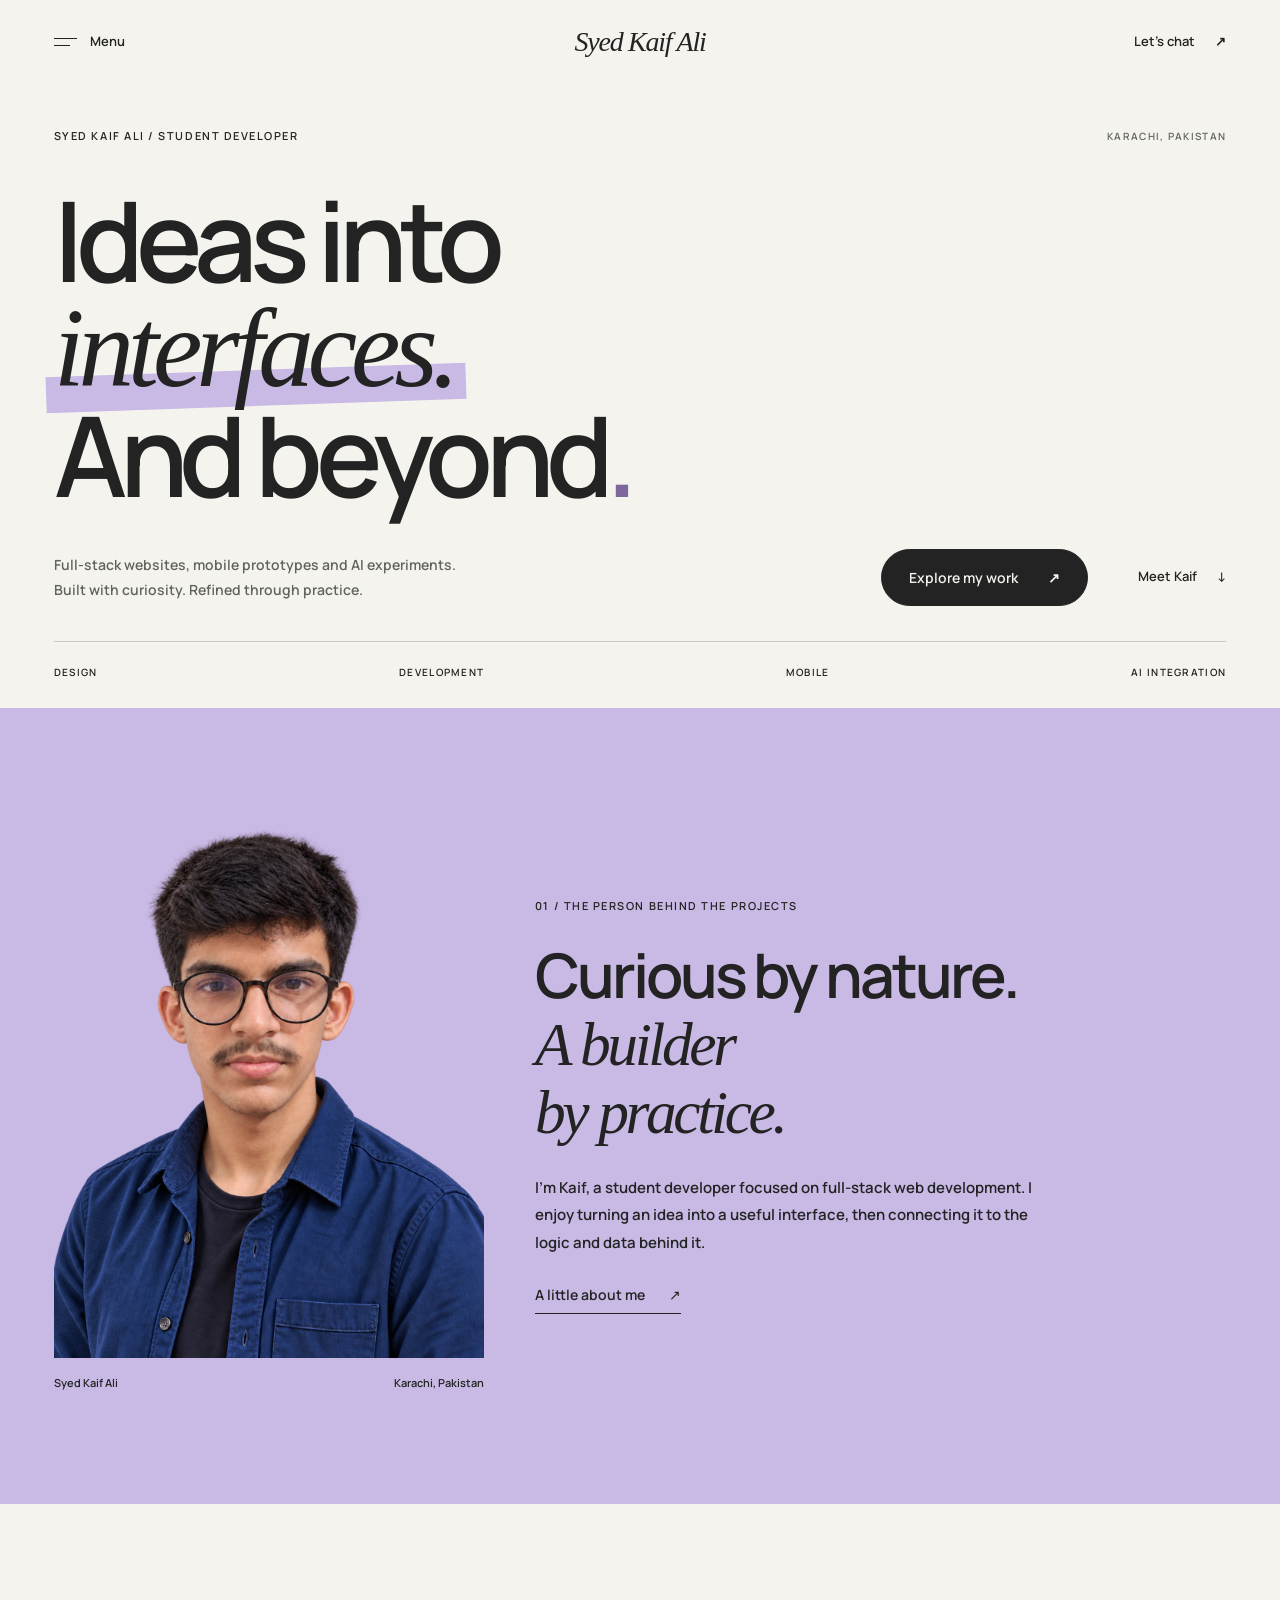
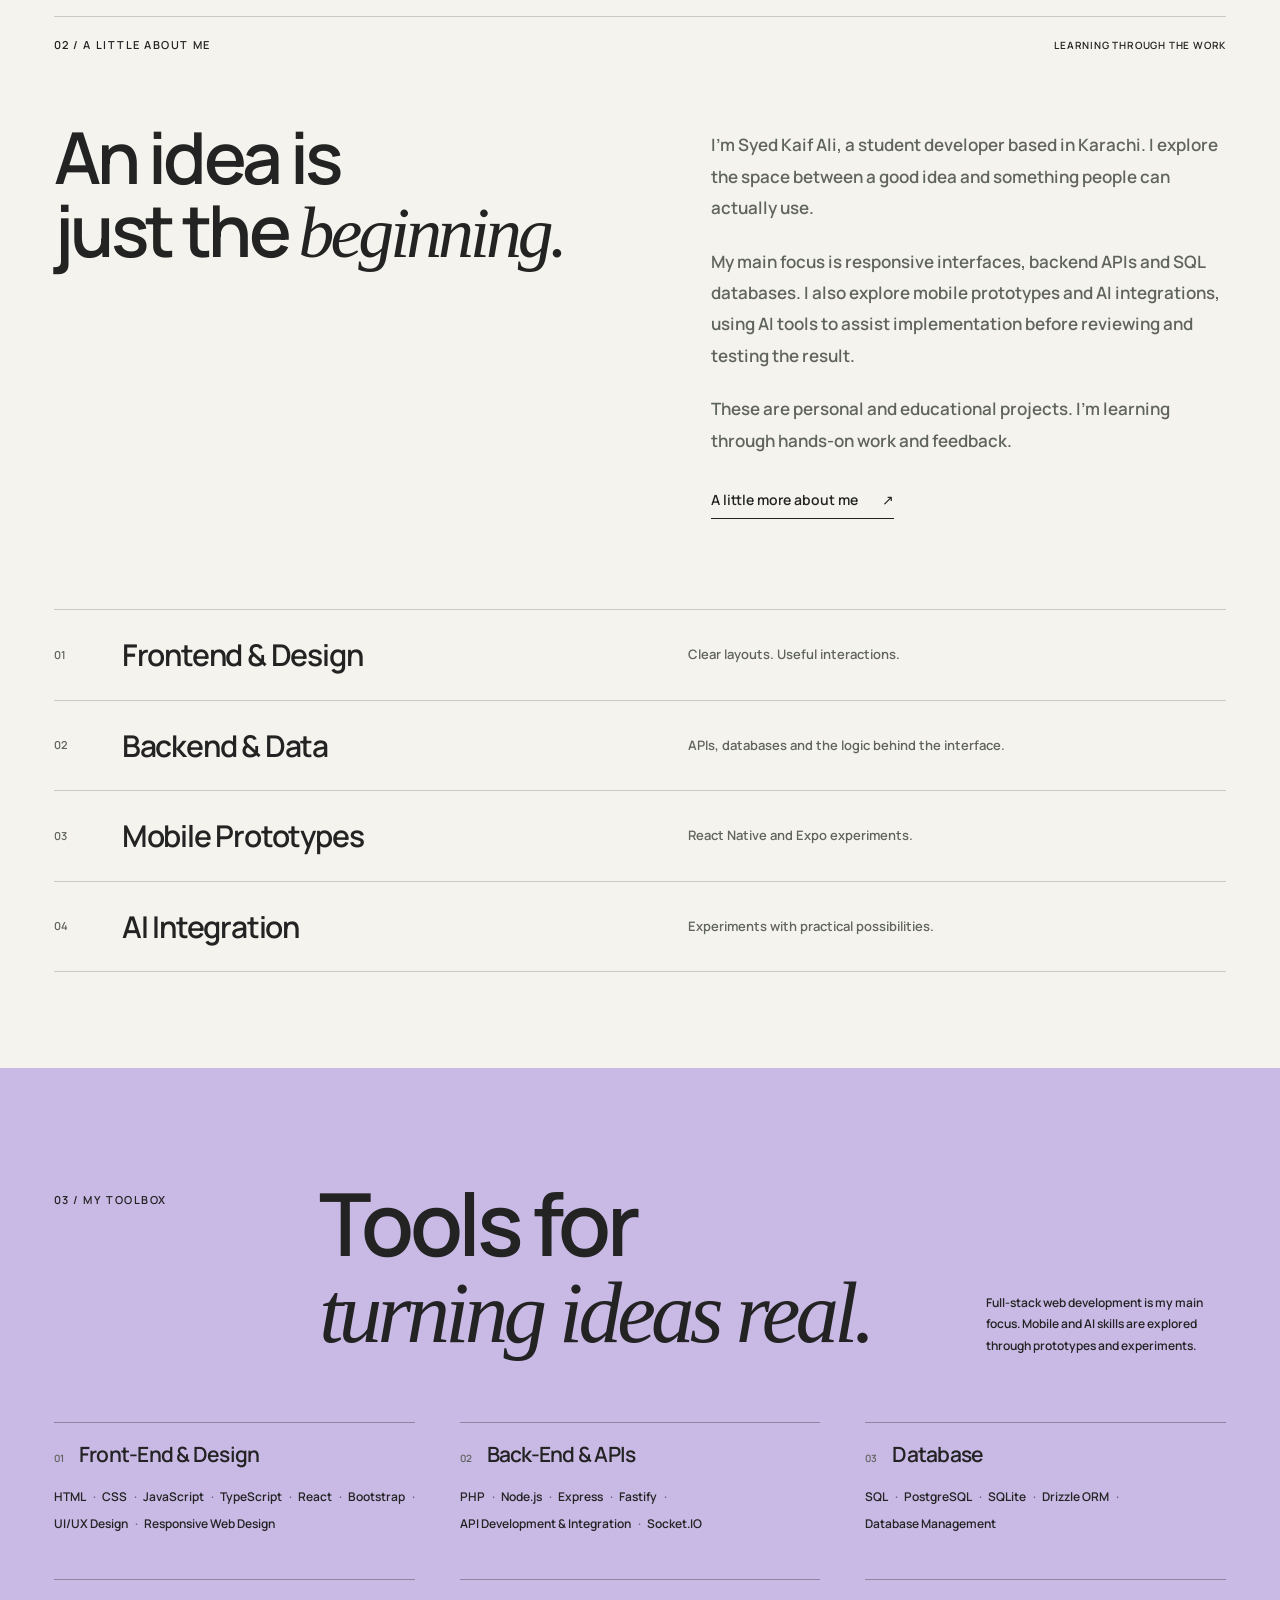
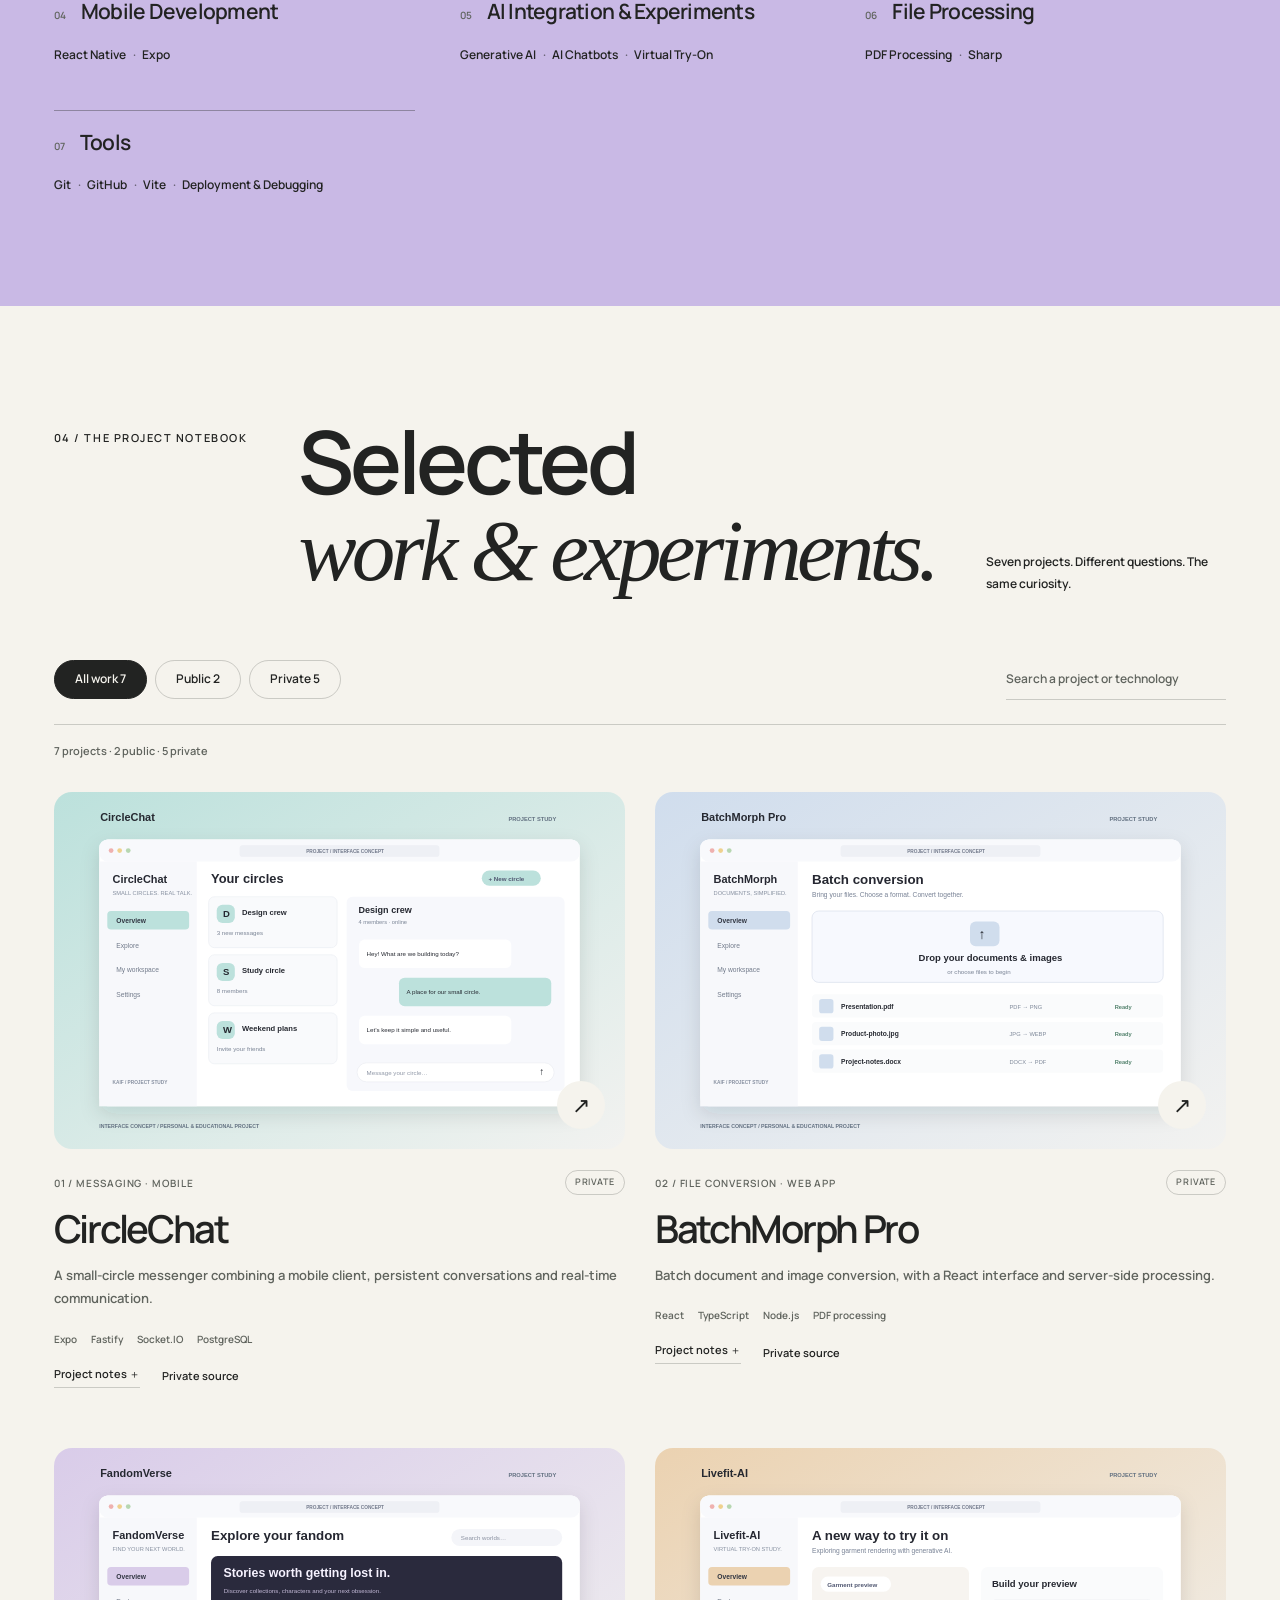
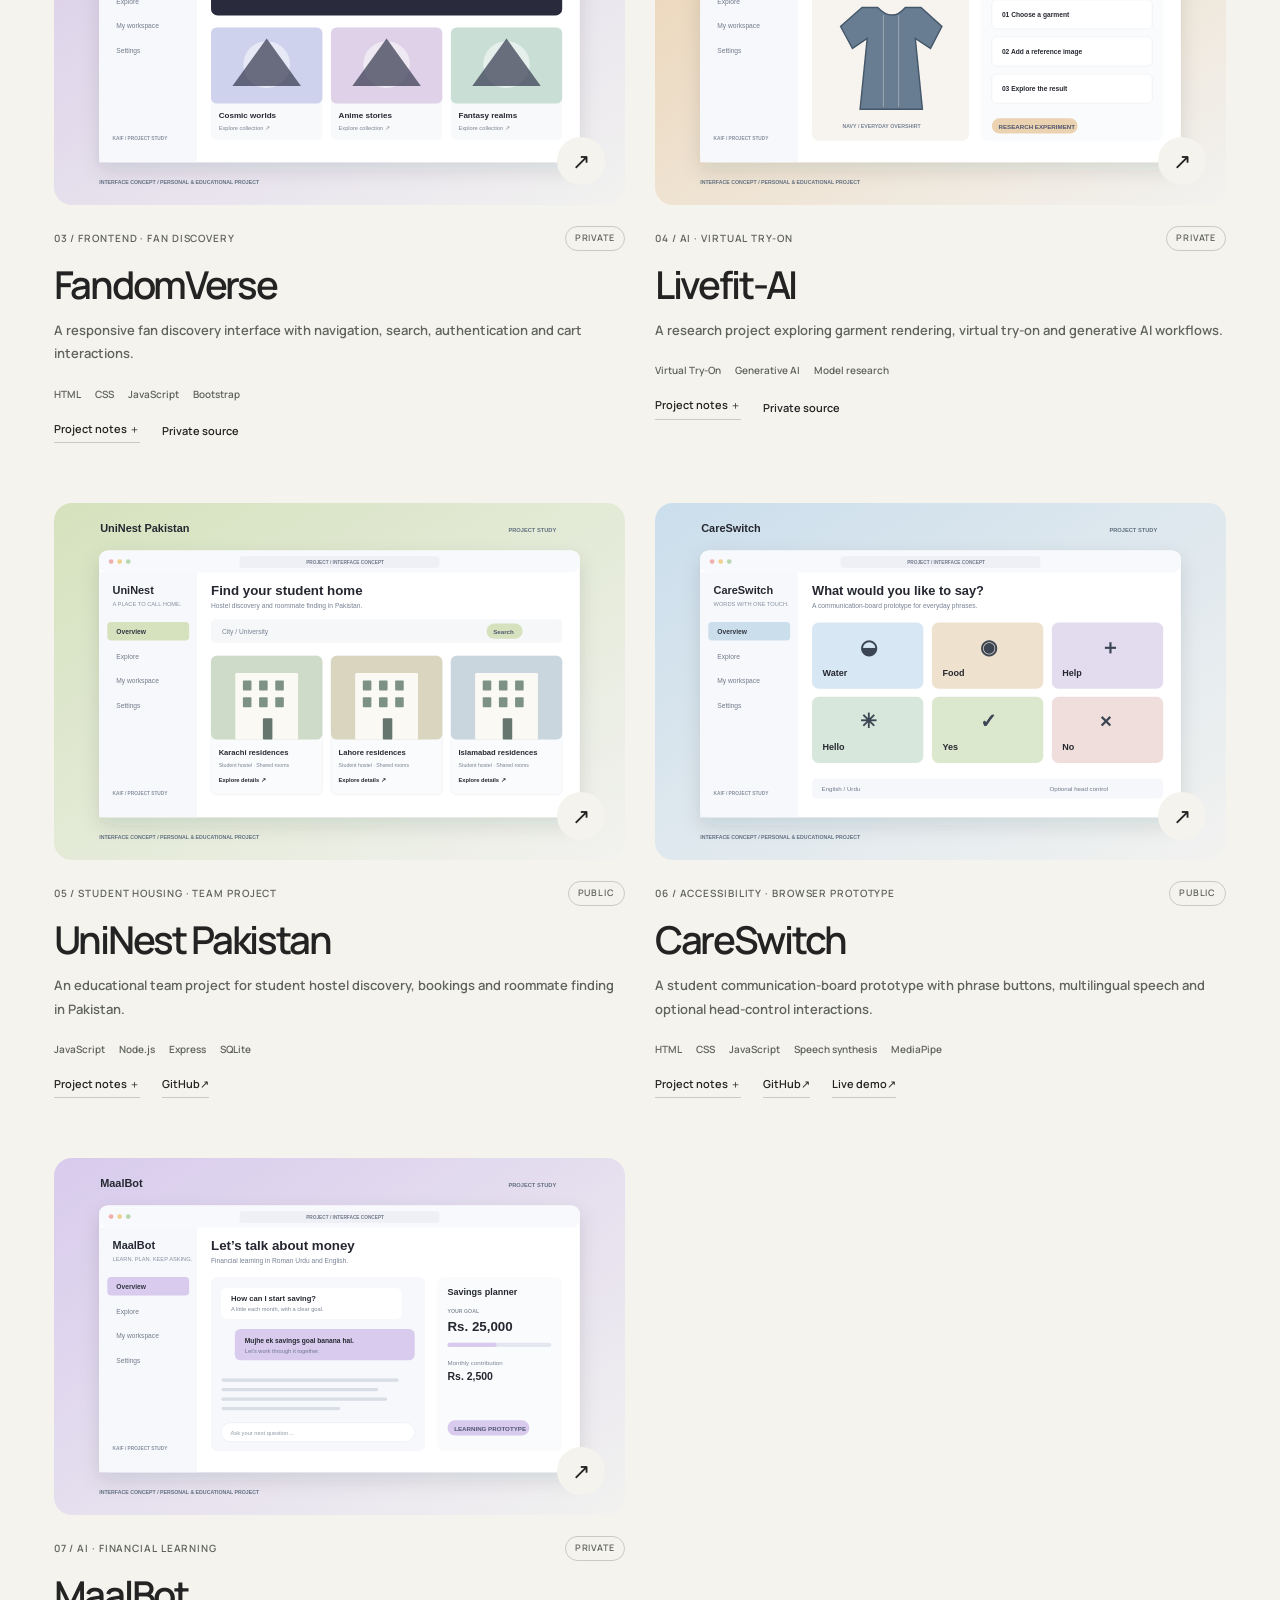
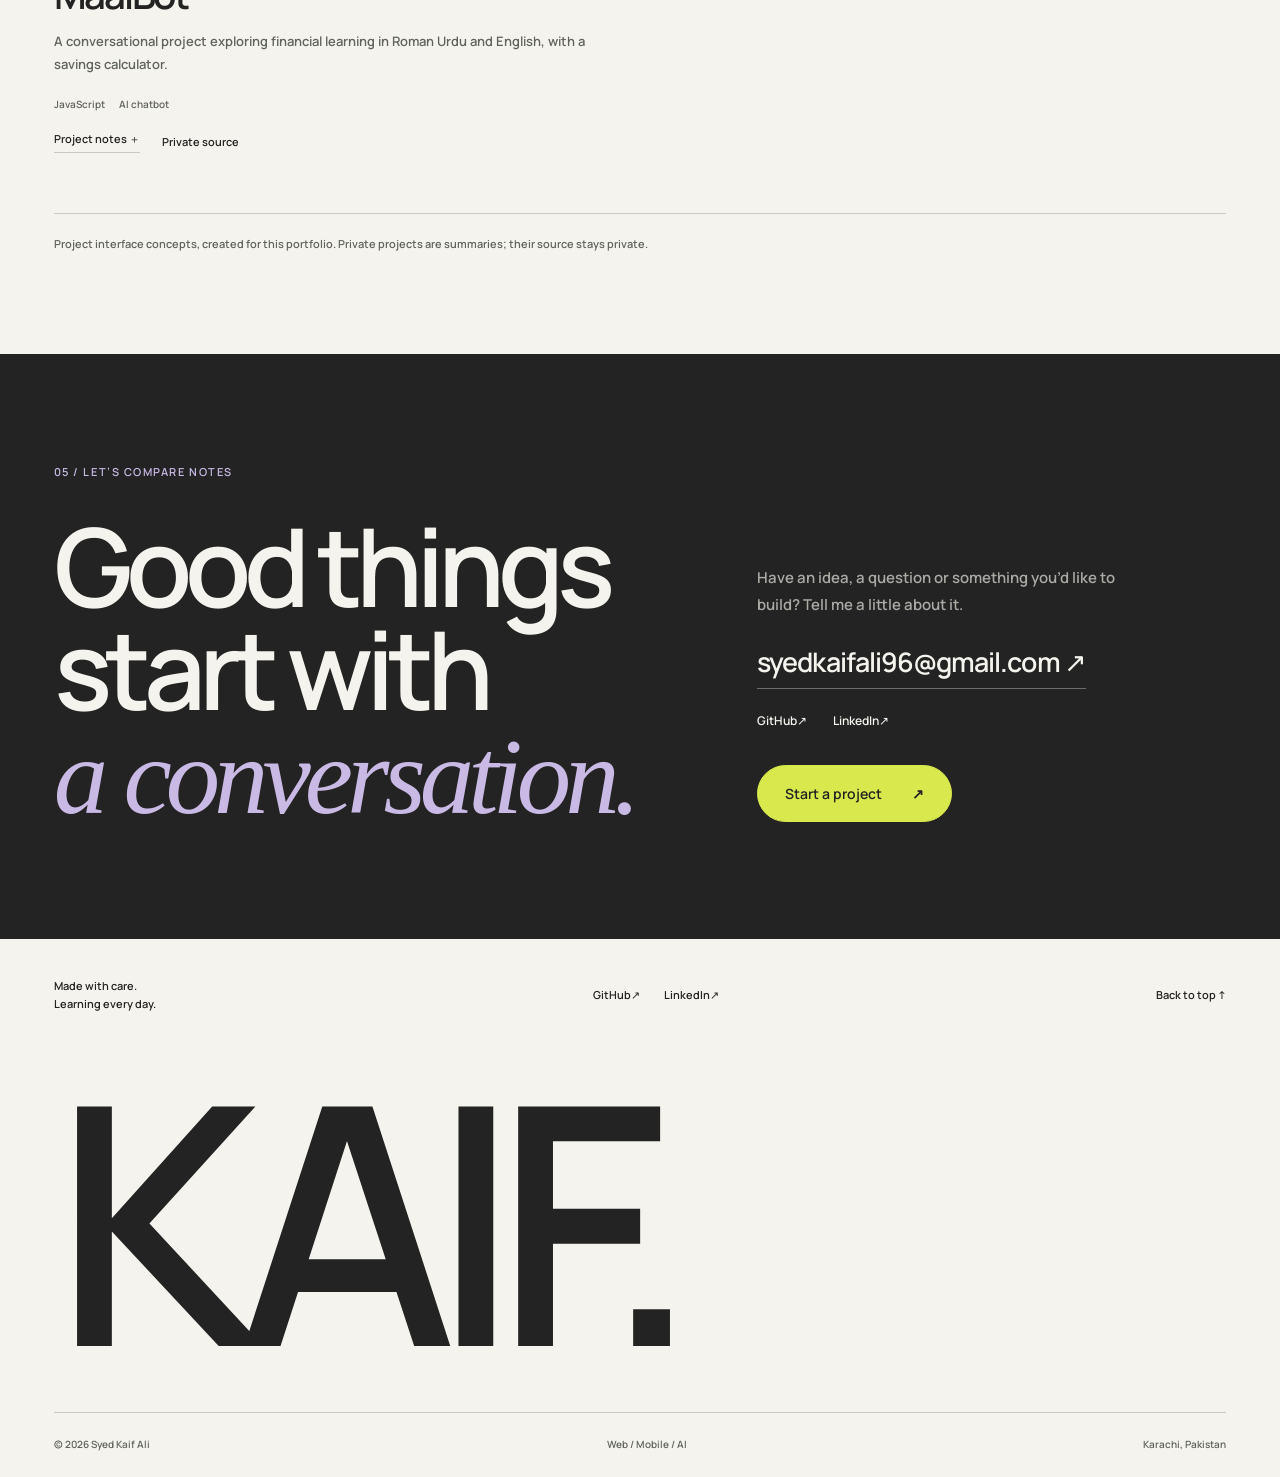
<file: index.html>
<!doctype html><html lang="en"><head><meta charset="utf-8"><meta name="viewport" content="width=device-width,initial-scale=1"><meta name="theme-color" content="#f5f3ed"><meta name="description" content="Student developer in Karachi focused on full-stack web development, with mobile prototypes and AI integration experiments. Explore my projects and skills."><meta property="og:title" content="Syed Kaif Ali — Student Full-Stack Developer"><meta property="og:description" content="Student developer in Karachi focused on full-stack web development, with mobile prototypes and AI integration experiments. Explore my projects and skills."><meta property="og:type" content="website"><meta property="og:image" content="https://syedkaifali96.github.io/kaif-web-demo/assets/kaif-portrait-selected-cutout.png"><title>Syed Kaif Ali — Student Full-Stack Developer</title><link rel="icon" type="image/svg+xml" href="assets/favicon.svg"><link rel="preload" href="assets/manrope.woff2" as="font" type="font/woff2" crossorigin><link rel="stylesheet" href="portfolio-v2.css?v=20261015-7"><script defer src="portfolio-v2.js"></script></head><body class="page-home"><a class="skip-link" href="#main">Skip to content</a><header class="site-nav" id="site-nav"><div class="nav-inner"><button class="nav-menu" id="menu-toggle" type="button" aria-controls="menu-panel" aria-expanded="false"><span class="menu-icon" aria-hidden="true"><span></span><span></span></span><span class="menu-label">Menu</span></button><a class="nav-brand" href="#top" aria-label="Syed Kaif Ali home">Syed Kaif Ali</a><a class="nav-contact" href="#Contact">Let’s chat <span aria-hidden="true">↗</span></a></div></header><dialog class="menu-panel" id="menu-panel" aria-labelledby="menu-title"><div class="menu-head"><p class="menu-title" id="menu-title">Explore / Kaif</p><button class="menu-close" type="button" aria-label="Close navigation">Close <span aria-hidden="true">×</span></button></div><nav class="menu-links" aria-label="Main navigation"><a href="#top"><span class="menu-link-number">01</span><span class="menu-link-name">Home</span><span aria-hidden="true">↗</span></a><a href="#about"><span class="menu-link-number">02</span><span class="menu-link-name">About</span><span aria-hidden="true">↗</span></a><a href="#skills"><span class="menu-link-number">03</span><span class="menu-link-name">Skills</span><span aria-hidden="true">↗</span></a><a href="#selected-work"><span class="menu-link-number">04</span><span class="menu-link-name">Selected work</span><span aria-hidden="true">↗</span></a><a href="services.html"><span class="menu-link-number">05</span><span class="menu-link-name">Services</span><span aria-hidden="true">↗</span></a><a href="#Contact"><span class="menu-link-number">06</span><span class="menu-link-name">Contact</span><span aria-hidden="true">↗</span></a></nav><div class="menu-bottom"><a href="mailto:syedkaifali96@gmail.com">syedkaifali96@gmail.com</a><div><a href="https://github.com/syedkaifali96" rel="noopener noreferrer">GitHub<span aria-hidden="true">↗</span></a><a href="https://www.linkedin.com/in/syed-kaif-ali-10b667430/" rel="noopener noreferrer">LinkedIn<span aria-hidden="true">↗</span></a></div><p>Karachi, Pakistan / English &amp; Urdu</p></div></dialog><main id="main"><section class="intro-hero" id="top" aria-labelledby="hero-title"><div class="intro-kicker"><p class="eyebrow">SYED KAIF ALI / STUDENT DEVELOPER</p><span class="intro-location">KARACHI, PAKISTAN</span></div><h1 id="hero-title">Ideas into<br><em>interfaces.</em><br>And beyond<span class="hero-period">.</span></h1><div class="intro-bottom"><p>Full-stack websites, mobile prototypes and AI experiments.<br>Built with curiosity. Refined through practice.</p><a class="pill-button" href="#selected-work">Explore my work <span aria-hidden="true">↗</span></a><a class="intro-scroll" href="#statement" aria-label="Meet the person behind the projects">Meet Kaif <span aria-hidden="true">↓</span></a></div><div class="intro-strip"><span>DESIGN</span><span>DEVELOPMENT</span><span>MOBILE</span><span>AI INTEGRATION</span></div></section>
<section class="meet-section section-pad" id="statement" aria-labelledby="statement-title"><figure class="meet-portrait"><img src="assets/kaif-portrait-selected-cutout.png" width="1122" height="1402" loading="lazy" alt="Portrait of Syed Kaif Ali"><figcaption><span>Syed Kaif Ali</span><span>Karachi, Pakistan</span></figcaption></figure><div class="meet-copy"><p class="eyebrow">01 / THE PERSON BEHIND THE PROJECTS</p><h2 id="statement-title">Curious by nature.<br><em>A builder<br>by practice.</em></h2><p>I’m Kaif, a student developer focused on full-stack web development. I enjoy turning an idea into a useful interface, then connecting it to the logic and data behind it.</p><a class="text-link" href="#about">A little about me <span aria-hidden="true">↗</span></a></div></section>
<section class="about-section section-pad" id="about" aria-labelledby="about-title"><div class="section-top"><p class="eyebrow">02 / A LITTLE ABOUT ME</p><span>LEARNING THROUGH THE WORK</span></div><div class="about-grid"><div class="about-head"><h2 id="about-title">An idea is<br>just the <em>beginning.</em></h2></div><div class="about-copy"><p>I’m Syed Kaif Ali, a student developer based in Karachi. I explore the space between a good idea and something people can actually use.</p><p>My main focus is responsive interfaces, backend APIs and SQL databases. I also explore mobile prototypes and AI integrations, using AI tools to assist implementation before reviewing and testing the result.</p><p>These are personal and educational projects. I’m learning through hands-on work and feedback.</p><div class="about-links"><a class="text-link" href="about.html">A little more about me <span aria-hidden="true">↗</span></a></div></div></div><div class="focus-list"><article class="focus-row"><span class="focus-index">01</span><h3>Frontend & Design</h3><p>Clear layouts. Useful interactions.</p></article><article class="focus-row"><span class="focus-index">02</span><h3>Backend & Data</h3><p>APIs, databases and the logic behind the interface.</p></article><article class="focus-row"><span class="focus-index">03</span><h3>Mobile Prototypes</h3><p>React Native and Expo experiments.</p></article><article class="focus-row"><span class="focus-index">04</span><h3>AI Integration</h3><p>Experiments with practical possibilities.</p></article></div></section>
<section class="skills-section section-pad" id="skills" aria-labelledby="skills-title"><div class="section-heading"><p class="eyebrow">03 / MY TOOLBOX</p><h2 id="skills-title">Tools for<br><em>turning ideas real.</em></h2><p>Full-stack web development is my main focus. Mobile and AI skills are explored through prototypes and experiments.</p></div><div class="skills-grid"><article class="skill-group"><div class="skill-head"><span>01</span><h3>Front-End &amp; Design</h3></div><ul class="skill-tags"><li>HTML</li><li>CSS</li><li>JavaScript</li><li>TypeScript</li><li>React</li><li>Bootstrap</li><li>UI/UX Design</li><li>Responsive Web Design</li></ul></article><article class="skill-group"><div class="skill-head"><span>02</span><h3>Back-End &amp; APIs</h3></div><ul class="skill-tags"><li>PHP</li><li>Node.js</li><li>Express</li><li>Fastify</li><li>API Development &amp; Integration</li><li>Socket.IO</li></ul></article><article class="skill-group"><div class="skill-head"><span>03</span><h3>Database</h3></div><ul class="skill-tags"><li>SQL</li><li>PostgreSQL</li><li>SQLite</li><li>Drizzle ORM</li><li>Database Management</li></ul></article><article class="skill-group"><div class="skill-head"><span>04</span><h3>Mobile Development</h3></div><ul class="skill-tags"><li>React Native</li><li>Expo</li></ul></article><article class="skill-group"><div class="skill-head"><span>05</span><h3>AI Integration &amp; Experiments</h3></div><ul class="skill-tags"><li>Generative AI</li><li>AI Chatbots</li><li>Virtual Try-On</li></ul></article><article class="skill-group"><div class="skill-head"><span>06</span><h3>File Processing</h3></div><ul class="skill-tags"><li>PDF Processing</li><li>Sharp</li></ul></article><article class="skill-group"><div class="skill-head"><span>07</span><h3>Tools</h3></div><ul class="skill-tags"><li>Git</li><li>GitHub</li><li>Vite</li><li>Deployment &amp; Debugging</li></ul></article></div></section>
<section class="work-section section-pad" id="selected-work" aria-labelledby="work-title"><div class="section-heading"><p class="eyebrow">04 / THE PROJECT NOTEBOOK</p><h2 id="work-title">Selected<br><em>work &amp; experiments.</em></h2><p>Seven projects. Different questions. The same curiosity.</p></div><div class="project-toolbar"><div class="project-filters" role="group" aria-label="Filter projects"><button class="filter" type="button" data-filter="all" aria-pressed="true">All work <span>7</span></button><button class="filter" type="button" data-filter="public" aria-pressed="false">Public <span>2</span></button><button class="filter" type="button" data-filter="private" aria-pressed="false">Private <span>5</span></button></div><div class="project-search"><label class="sr-only" for="repository-search">Search projects</label><input type="search" id="repository-search" placeholder="Search a project or technology" autocomplete="off"></div></div><p class="repository-count" id="filter-status" role="status" aria-live="polite">7 projects shown.</p><div class="project-grid"><article class="project-card project-featured" data-category="private" data-repository="CircleChat" data-search="circlechat circlechat messaging · mobile a small-circle messenger combining a mobile client, persistent conversations and real-time communication. expo fastify socket.io postgresql"><button class="project-visual project-open" type="button" data-project="circlechat" aria-label="Read project notes for CircleChat"><img src="assets/project-panels/circlechat.svg" width="1200" height="750" loading="lazy" alt="CircleChat project interface concept"><span class="visual-arrow" aria-hidden="true">↗</span></button><div class="project-meta"><span>01 / Messaging · Mobile</span><span class="visibility-pill private">Private</span></div><div class="project-info"><h3>CircleChat</h3><p class="project-description">A small-circle messenger combining a mobile client, persistent conversations and real-time communication.</p></div><ul class="project-tech" aria-label="Technologies"><li>Expo</li><li>Fastify</li><li>Socket.IO</li><li>PostgreSQL</li></ul><div class="project-actions"><button class="project-notes" type="button" data-project="circlechat">Project notes <span aria-hidden="true">＋</span></button><span class="private-source">Private source</span></div></article><article class="project-card" data-category="private" data-repository="batch-file-converter" data-search="batch-file-converter batchmorph pro file conversion · web app batch document and image conversion, with a react interface and server-side processing. react typescript node.js pdf processing"><button class="project-visual project-open" type="button" data-project="batch-file-converter" aria-label="Read project notes for BatchMorph Pro"><img src="assets/project-panels/batch-file-converter.svg" width="1200" height="750" loading="lazy" alt="BatchMorph Pro project interface concept"><span class="visual-arrow" aria-hidden="true">↗</span></button><div class="project-meta"><span>02 / File conversion · Web app</span><span class="visibility-pill private">Private</span></div><div class="project-info"><h3>BatchMorph Pro</h3><p class="project-description">Batch document and image conversion, with a React interface and server-side processing.</p></div><ul class="project-tech" aria-label="Technologies"><li>React</li><li>TypeScript</li><li>Node.js</li><li>PDF processing</li></ul><div class="project-actions"><button class="project-notes" type="button" data-project="batch-file-converter">Project notes <span aria-hidden="true">＋</span></button><span class="private-source">Private source</span></div></article><article class="project-card" data-category="private" data-repository="fandomverse" data-search="fandomverse fandomverse frontend · fan discovery a responsive fan discovery interface with navigation, search, authentication and cart interactions. html css javascript bootstrap"><button class="project-visual project-open" type="button" data-project="fandomverse" aria-label="Read project notes for FandomVerse"><img src="assets/project-panels/fandomverse.svg" width="1200" height="750" loading="lazy" alt="FandomVerse project interface concept"><span class="visual-arrow" aria-hidden="true">↗</span></button><div class="project-meta"><span>03 / Frontend · Fan discovery</span><span class="visibility-pill private">Private</span></div><div class="project-info"><h3>FandomVerse</h3><p class="project-description">A responsive fan discovery interface with navigation, search, authentication and cart interactions.</p></div><ul class="project-tech" aria-label="Technologies"><li>HTML</li><li>CSS</li><li>JavaScript</li><li>Bootstrap</li></ul><div class="project-actions"><button class="project-notes" type="button" data-project="fandomverse">Project notes <span aria-hidden="true">＋</span></button><span class="private-source">Private source</span></div></article><article class="project-card" data-category="private" data-repository="Livefit-Ai" data-search="livefit-ai livefit-ai ai · virtual try-on a research project exploring garment rendering, virtual try-on and generative ai workflows. virtual try-on generative ai model research"><button class="project-visual project-open" type="button" data-project="livefit-ai" aria-label="Read project notes for Livefit-AI"><img src="assets/project-panels/livefit-ai.svg" width="1200" height="750" loading="lazy" alt="Livefit-AI project interface concept"><span class="visual-arrow" aria-hidden="true">↗</span></button><div class="project-meta"><span>04 / AI · Virtual try-on</span><span class="visibility-pill private">Private</span></div><div class="project-info"><h3>Livefit-AI</h3><p class="project-description">A research project exploring garment rendering, virtual try-on and generative AI workflows.</p></div><ul class="project-tech" aria-label="Technologies"><li>Virtual Try-On</li><li>Generative AI</li><li>Model research</li></ul><div class="project-actions"><button class="project-notes" type="button" data-project="livefit-ai">Project notes <span aria-hidden="true">＋</span></button><span class="private-source">Private source</span></div></article><article class="project-card" data-category="public" data-repository="UninestPakistan" data-search="uninestpakistan uninest pakistan student housing · team project an educational team project for student hostel discovery, bookings and roommate finding in pakistan. node.js express sqlite"><button class="project-visual project-open" type="button" data-project="uninestpakistan" aria-label="Read project notes for UniNest Pakistan"><img src="assets/project-panels/uninestpakistan.svg" width="1200" height="750" loading="lazy" alt="UniNest Pakistan project interface concept"><span class="visual-arrow" aria-hidden="true">↗</span></button><div class="project-meta"><span>05 / Student housing · Team project</span><span class="visibility-pill public">Public</span></div><div class="project-info"><h3>UniNest Pakistan</h3><p class="project-description">An educational team project for student hostel discovery, bookings and roommate finding in Pakistan.</p></div><ul class="project-tech" aria-label="Technologies"><li>JavaScript</li><li>Node.js</li><li>Express</li><li>SQLite</li></ul><div class="project-actions"><button class="project-notes" type="button" data-project="uninestpakistan">Project notes <span aria-hidden="true">＋</span></button><a href="https://github.com/syedkaifali96/UninestPakistan" rel="noopener noreferrer">GitHub<span aria-hidden="true">↗</span></a></div></article><article class="project-card" data-category="public" data-repository="careswitch" data-search="careswitch careswitch accessibility · browser prototype a student communication-board prototype with phrase buttons, multilingual speech and optional head-control interactions. javascript speech synthesis face landmarks"><button class="project-visual project-open" type="button" data-project="careswitch" aria-label="Read project notes for CareSwitch"><img src="assets/project-panels/careswitch.svg" width="1200" height="750" loading="lazy" alt="CareSwitch project interface concept"><span class="visual-arrow" aria-hidden="true">↗</span></button><div class="project-meta"><span>06 / Accessibility · Browser prototype</span><span class="visibility-pill public">Public</span></div><div class="project-info"><h3>CareSwitch</h3><p class="project-description">A student communication-board prototype with phrase buttons, multilingual speech and optional head-control interactions.</p></div><ul class="project-tech" aria-label="Technologies"><li>HTML</li><li>CSS</li><li>JavaScript</li><li>Speech synthesis</li><li>MediaPipe</li></ul><div class="project-actions"><button class="project-notes" type="button" data-project="careswitch">Project notes <span aria-hidden="true">＋</span></button><a href="https://github.com/syedkaifali96/careswitch" rel="noopener noreferrer">GitHub<span aria-hidden="true">↗</span></a><a href="https://syedkaifali96.github.io/careswitch/" rel="noopener noreferrer">Live demo<span aria-hidden="true">↗</span></a></div></article><article class="project-card" data-category="private" data-repository="maalbot" data-search="maalbot maalbot ai · financial learning a conversational project exploring financial learning in roman urdu and english, with a savings calculator. javascript ai chatbot"><button class="project-visual project-open" type="button" data-project="maalbot" aria-label="Read project notes for MaalBot"><img src="assets/project-panels/maalbot.svg" width="1200" height="750" loading="lazy" alt="MaalBot project interface concept"><span class="visual-arrow" aria-hidden="true">↗</span></button><div class="project-meta"><span>07 / AI · Financial learning</span><span class="visibility-pill private">Private</span></div><div class="project-info"><h3>MaalBot</h3><p class="project-description">A conversational project exploring financial learning in Roman Urdu and English, with a savings calculator.</p></div><ul class="project-tech" aria-label="Technologies"><li>JavaScript</li><li>AI chatbot</li></ul><div class="project-actions"><button class="project-notes" type="button" data-project="maalbot">Project notes <span aria-hidden="true">＋</span></button><span class="private-source">Private source</span></div></article></div><p id="repository-empty" hidden>No projects match your search. Try another name or technology.</p><p class="project-footnote">Project interface concepts, created for this portfolio. Private projects are summaries; their source stays private.</p><dialog class="project-dialog" id="project-dialog" aria-labelledby="project-title"><button class="dialog-close" type="button" aria-label="Close project notes">×</button><p class="eyebrow">PROJECT NOTES</p><h2 id="project-title"></h2><p id="project-description"></p><ul id="project-scope"></ul><a class="pill-button" href="contact.html">Talk about a project <span aria-hidden="true">↗</span></a></dialog><script type="application/json" id="project-data">{"circlechat":{"title":"CircleChat","description":"A small-circle messenger combining a mobile client, persistent conversations and real-time communication.","scope":["Small-group messaging without relying on phone numbers.","Circles, invites, direct messaging and circle conversations.","Private repository; source access remains restricted."]},"batch-file-converter":{"title":"BatchMorph Pro","description":"Batch document and image conversion, with a React interface and server-side processing.","scope":["Document and image conversion workflows.","Work across runtime dependencies, deployment and large-file handling.","Private repository; source access remains restricted."]},"fandomverse":{"title":"FandomVerse","description":"A responsive fan discovery interface with navigation, search, authentication and cart interactions.","scope":["Responsive interface work across mobile and desktop.","Navigation, modals, toast notifications and cart UI.","Private repository; source access remains restricted."]},"livefit-ai":{"title":"Livefit-AI","description":"A research project exploring garment rendering, virtual try-on and generative AI workflows.","scope":["Garment-rendering experiments and model research.","Exploring realism, compute constraints and live webcam ideas.","Research experiment; no production-release claim.","Private repository; source access remains restricted."]},"uninestpakistan":{"title":"UniNest Pakistan","description":"An educational team project for student hostel discovery, bookings and roommate finding in Pakistan.","scope":["Educational team project; this portfolio does not claim sole authorship.","Hostel discovery, bookings, reviews and administration.","Public repository; source is available on GitHub."]},"careswitch":{"title":"CareSwitch","description":"A student communication-board prototype with phrase buttons, multilingual speech and optional head-control interactions.","scope":["Personal student prototype with a live browser demo.","Camera use is optional; face-landmark processing runs on device.","No clinical validation or emergency-use claims.","Public repository; source is available on GitHub."]},"maalbot":{"title":"MaalBot","description":"A conversational project exploring financial learning in Roman Urdu and English, with a savings calculator.","scope":["Financial-learning chatbot concept and calculator interactions.","Early prototype; its outputs are educational.","Private repository; source access remains restricted."]}}</script></section>
<section class="contact-section section-pad" id="Contact" aria-labelledby="contact-title"><div class="contact-grid"><div class="contact-head"><p class="eyebrow">05 / LET’S COMPARE NOTES</p><h2 class="contact-title" id="contact-title">Good things<br>start with<br><em>a conversation.</em></h2></div><div class="contact-details"><p>Have an idea, a question or something you’d like to build? Tell me a little about it.</p><a class="contact-email" href="mailto:syedkaifali96@gmail.com">syedkaifali96@gmail.com <span aria-hidden="true">↗</span></a><div class="contact-socials"><a href="https://github.com/syedkaifali96" rel="noopener noreferrer">GitHub<span aria-hidden="true">↗</span></a><a href="https://www.linkedin.com/in/syed-kaif-ali-10b667430/" rel="noopener noreferrer">LinkedIn<span aria-hidden="true">↗</span></a></div><a class="pill-button" href="contact.html">Start a project <span aria-hidden="true">↗</span></a></div></div></section></main><footer class="site-footer"><div class="footer-top"><p>Made with care.<br>Learning every day.</p><div><a href="https://github.com/syedkaifali96" rel="noopener noreferrer">GitHub<span aria-hidden="true">↗</span></a><a href="https://www.linkedin.com/in/syed-kaif-ali-10b667430/" rel="noopener noreferrer">LinkedIn<span aria-hidden="true">↗</span></a></div><a class="back-top" href="index.html#top">Back to top <span aria-hidden="true">↑</span></a></div><div class="footer-word" aria-hidden="true">KAIF.</div><div class="footer-bottom"><p>© 2026 Syed Kaif Ali</p><p>Web / Mobile / AI</p><p>Karachi, Pakistan</p></div></footer><noscript><p class="noscript-note">All project information is available below. Enable JavaScript for the menu, search and project notes.</p><style>.nav-menu{display:none}.project-open{cursor:default}</style></noscript></body></html>
</file>
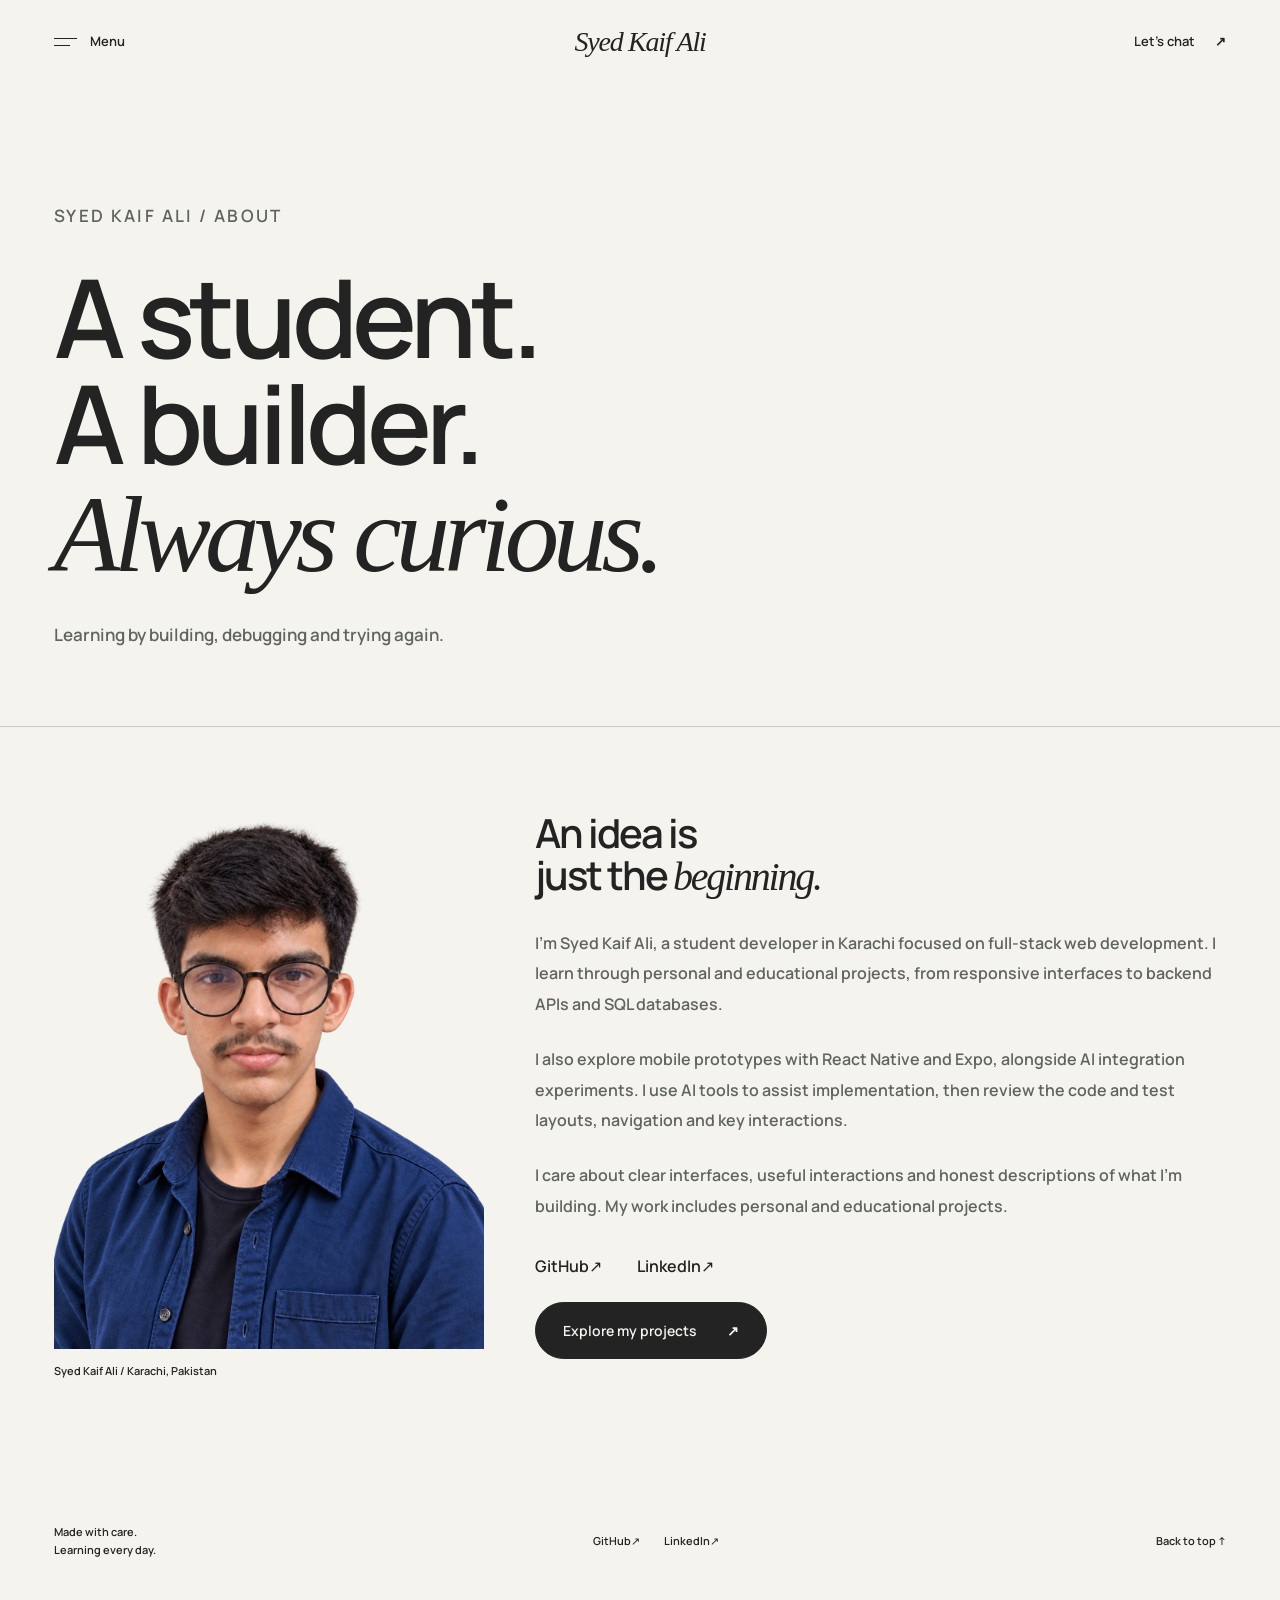
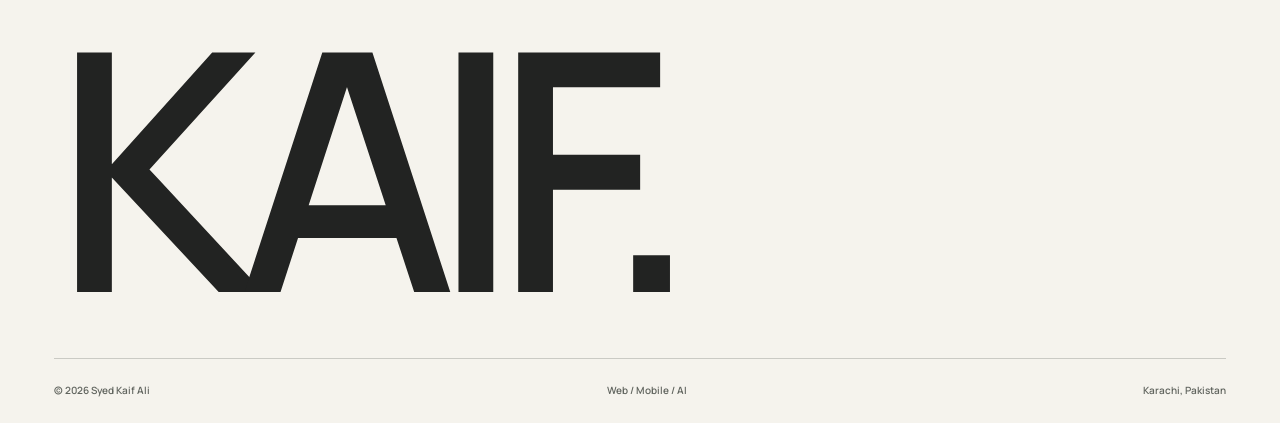
<file: about.html>
<!doctype html><html lang="en"><head><meta charset="utf-8"><meta name="viewport" content="width=device-width,initial-scale=1"><meta name="theme-color" content="#f5f3ed"><meta name="description" content="Meet Syed Kaif Ali, a student developer in Karachi focused on full-stack web development, mobile prototypes and AI integrations."><meta property="og:title" content="About — Syed Kaif Ali"><meta property="og:description" content="Meet Syed Kaif Ali, a student developer in Karachi focused on full-stack web development, mobile prototypes and AI integrations."><meta property="og:type" content="website"><meta property="og:image" content="https://syedkaifali96.github.io/kaif-web-demo/assets/kaif-portrait-selected-cutout.png"><title>About — Syed Kaif Ali</title><link rel="icon" type="image/svg+xml" href="assets/favicon.svg"><link rel="preload" href="assets/manrope.woff2" as="font" type="font/woff2" crossorigin><link rel="stylesheet" href="portfolio-v2.css?v=20261015-7"><script defer src="portfolio-v2.js"></script></head><body class="page-secondary"><a class="skip-link" href="#main">Skip to content</a><header class="site-nav" id="site-nav"><div class="nav-inner"><button class="nav-menu" id="menu-toggle" type="button" aria-controls="menu-panel" aria-expanded="false"><span class="menu-icon" aria-hidden="true"><span></span><span></span></span><span class="menu-label">Menu</span></button><a class="nav-brand" href="index.html#top" aria-label="Syed Kaif Ali home">Syed Kaif Ali</a><a class="nav-contact" href="index.html#Contact">Let’s chat <span aria-hidden="true">↗</span></a></div></header><dialog class="menu-panel" id="menu-panel" aria-labelledby="menu-title"><div class="menu-head"><p class="menu-title" id="menu-title">Explore / Kaif</p><button class="menu-close" type="button" aria-label="Close navigation">Close <span aria-hidden="true">×</span></button></div><nav class="menu-links" aria-label="Main navigation"><a href="index.html#top"><span class="menu-link-number">01</span><span class="menu-link-name">Home</span><span aria-hidden="true">↗</span></a><a href="index.html#about"><span class="menu-link-number">02</span><span class="menu-link-name">About</span><span aria-hidden="true">↗</span></a><a href="index.html#skills"><span class="menu-link-number">03</span><span class="menu-link-name">Skills</span><span aria-hidden="true">↗</span></a><a href="index.html#selected-work"><span class="menu-link-number">04</span><span class="menu-link-name">Selected work</span><span aria-hidden="true">↗</span></a><a href="services.html"><span class="menu-link-number">05</span><span class="menu-link-name">Services</span><span aria-hidden="true">↗</span></a><a href="index.html#Contact"><span class="menu-link-number">06</span><span class="menu-link-name">Contact</span><span aria-hidden="true">↗</span></a></nav><div class="menu-bottom"><a href="mailto:syedkaifali96@gmail.com">syedkaifali96@gmail.com</a><div><a href="https://github.com/syedkaifali96" rel="noopener noreferrer">GitHub<span aria-hidden="true">↗</span></a><a href="https://www.linkedin.com/in/syed-kaif-ali-10b667430/" rel="noopener noreferrer">LinkedIn<span aria-hidden="true">↗</span></a></div><p>Karachi, Pakistan / English &amp; Urdu</p></div></dialog><main id="main" class="page-main"><section class="page-hero"><p class="eyebrow">SYED KAIF ALI / ABOUT</p><h1>A student.<br>A builder.<br><em>Always curious.</em></h1><p>Learning by building, debugging and trying again.</p></section><section class="content-section"><div class="page-grid"><figure class="portrait-inline"><img src="assets/kaif-portrait-selected-cutout.png" width="1122" height="1402" alt="Portrait of Syed Kaif Ali"><figcaption>Syed Kaif Ali / Karachi, Pakistan</figcaption></figure><div class="prose"><h2>An idea is<br>just the <em>beginning.</em></h2><p>I’m Syed Kaif Ali, a student developer in Karachi focused on full-stack web development. I learn through personal and educational projects, from responsive interfaces to backend APIs and SQL databases.</p><p>I also explore mobile prototypes with React Native and Expo, alongside AI integration experiments. I use AI tools to assist implementation, then review the code and test layouts, navigation and key interactions.</p><p>I care about clear interfaces, useful interactions and honest descriptions of what I’m building. My work includes personal and educational projects.</p><div class="about-links"><a href="https://github.com/syedkaifali96" rel="noopener noreferrer">GitHub<span aria-hidden="true">↗</span></a><a href="https://www.linkedin.com/in/syed-kaif-ali-10b667430/" rel="noopener noreferrer">LinkedIn<span aria-hidden="true">↗</span></a></div><a class="pill-button" href="index.html#selected-work">Explore my projects <span aria-hidden="true">↗</span></a></div></div></section></main><footer class="site-footer"><div class="footer-top"><p>Made with care.<br>Learning every day.</p><div><a href="https://github.com/syedkaifali96" rel="noopener noreferrer">GitHub<span aria-hidden="true">↗</span></a><a href="https://www.linkedin.com/in/syed-kaif-ali-10b667430/" rel="noopener noreferrer">LinkedIn<span aria-hidden="true">↗</span></a></div><a class="back-top" href="index.html#top">Back to top <span aria-hidden="true">↑</span></a></div><div class="footer-word" aria-hidden="true">KAIF.</div><div class="footer-bottom"><p>© 2026 Syed Kaif Ali</p><p>Web / Mobile / AI</p><p>Karachi, Pakistan</p></div></footer><noscript><p class="noscript-note">All project information is available below. Enable JavaScript for the menu, search and project notes.</p><style>.nav-menu{display:none}.project-open{cursor:default}</style></noscript></body></html>
</file>
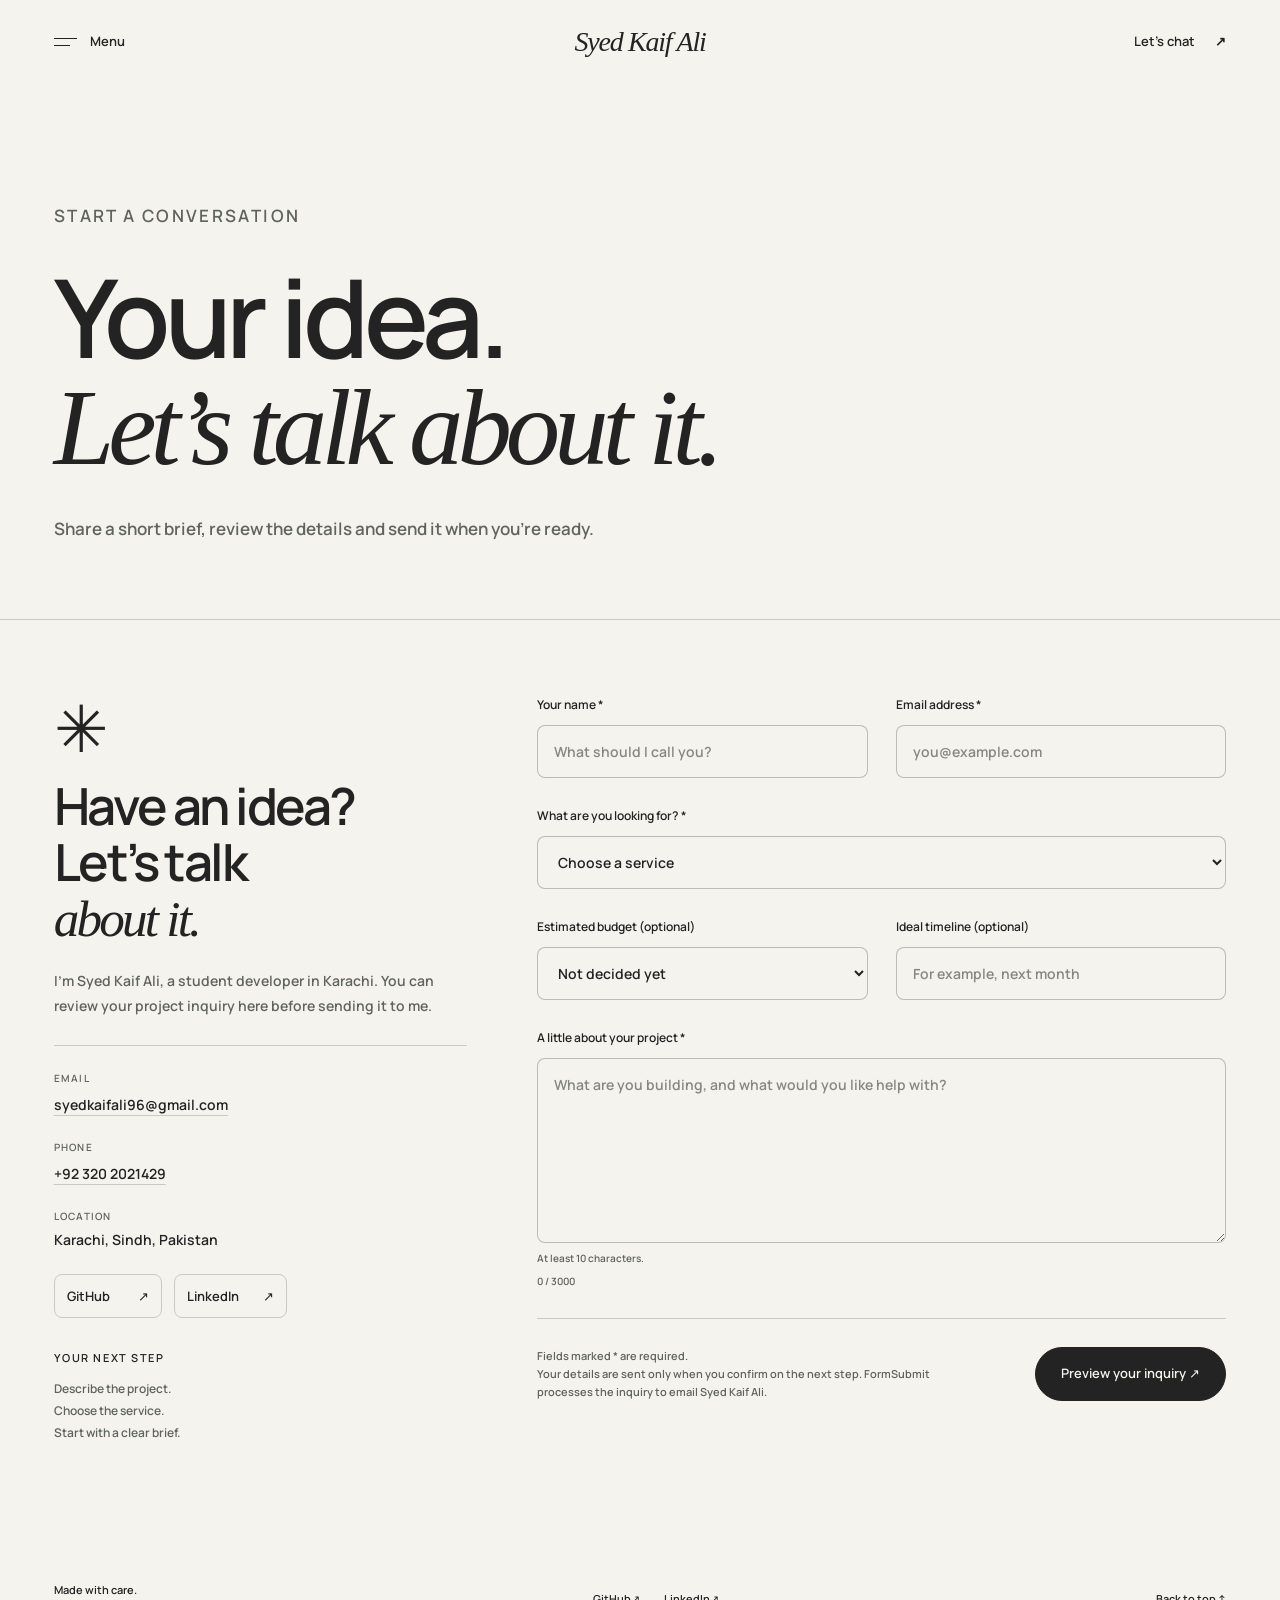
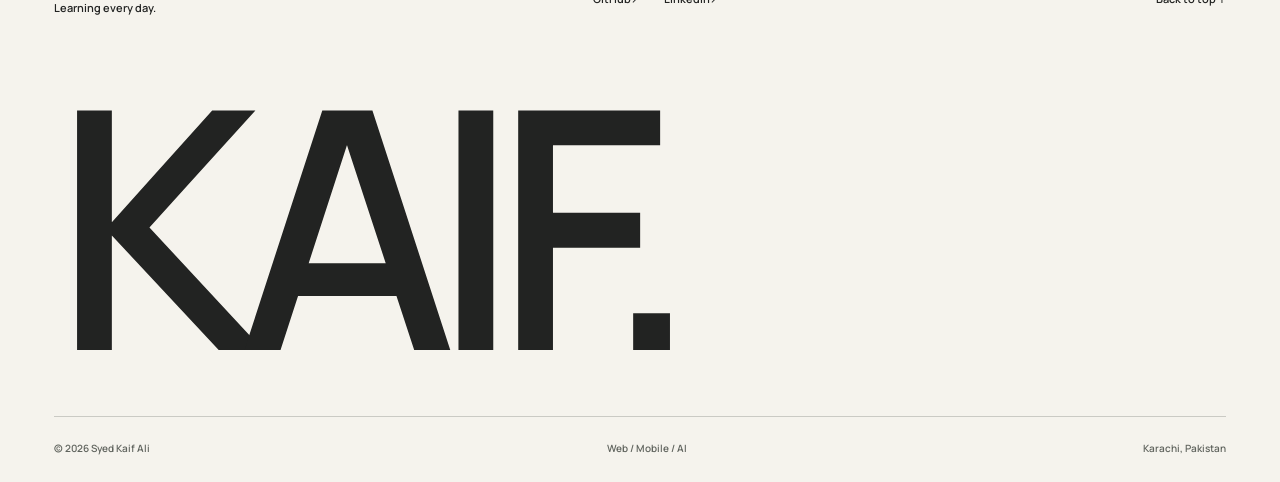
<file: contact.html>
<!doctype html><html lang="en"><head><meta charset="utf-8"><meta name="viewport" content="width=device-width,initial-scale=1"><meta name="theme-color" content="#f5f3ed"><meta name="description" content="Contact Syed Kaif Ali by email, LinkedIn or a project inquiry form."><meta property="og:title" content="Contact — Syed Kaif Ali"><meta property="og:description" content="Contact Syed Kaif Ali by email, LinkedIn or a project inquiry form."><meta property="og:type" content="website"><meta property="og:image" content="https://syedkaifali96.github.io/kaif-web-demo/assets/kaif-portrait-selected-cutout.png"><title>Contact — Syed Kaif Ali</title><link rel="icon" type="image/svg+xml" href="assets/favicon.svg"><link rel="preload" href="assets/manrope.woff2" as="font" type="font/woff2" crossorigin><link rel="stylesheet" href="portfolio-v2.css?v=20261015-10"><script defer src="portfolio-v2.js"></script><script defer src="app.js?v=20261015-9"></script></head><body class="page-secondary"><a class="skip-link" href="#main">Skip to content</a><header class="site-nav" id="site-nav"><div class="nav-inner"><button class="nav-menu" id="menu-toggle" type="button" aria-controls="menu-panel" aria-expanded="false"><span class="menu-icon" aria-hidden="true"><span></span><span></span></span><span class="menu-label">Menu</span></button><a class="nav-brand" href="index.html#top" aria-label="Syed Kaif Ali home">Syed Kaif Ali</a><a class="nav-contact" href="index.html#Contact">Let’s chat <span aria-hidden="true">↗</span></a></div></header><dialog class="menu-panel" id="menu-panel" aria-labelledby="menu-title"><div class="menu-head"><p class="menu-title" id="menu-title">Explore / Kaif</p><button class="menu-close" type="button" aria-label="Close navigation">Close <span aria-hidden="true">×</span></button></div><nav class="menu-links" aria-label="Main navigation"><a href="index.html#top"><span class="menu-link-number">01</span><span class="menu-link-name">Home</span><span aria-hidden="true">↗</span></a><a href="index.html#about"><span class="menu-link-number">02</span><span class="menu-link-name">About</span><span aria-hidden="true">↗</span></a><a href="index.html#skills"><span class="menu-link-number">03</span><span class="menu-link-name">Skills</span><span aria-hidden="true">↗</span></a><a href="index.html#selected-work"><span class="menu-link-number">04</span><span class="menu-link-name">Selected work</span><span aria-hidden="true">↗</span></a><a href="services.html"><span class="menu-link-number">05</span><span class="menu-link-name">Services</span><span aria-hidden="true">↗</span></a><a href="index.html#Contact"><span class="menu-link-number">06</span><span class="menu-link-name">Contact</span><span aria-hidden="true">↗</span></a></nav><div class="menu-bottom"><a href="mailto:syedkaifali96@gmail.com">syedkaifali96@gmail.com</a><div><a href="https://github.com/syedkaifali96" rel="noopener noreferrer">GitHub<span aria-hidden="true">↗</span></a><a href="https://www.linkedin.com/in/syed-kaif-ali-10b667430/" rel="noopener noreferrer">LinkedIn<span aria-hidden="true">↗</span></a></div><p>Karachi, Pakistan / English &amp; Urdu</p></div></dialog><main id="main" class="page-main"><section class="page-hero"><p class="eyebrow">START A CONVERSATION</p><h1>Your idea.<br><em>Let’s talk about it.</em></h1><p class="contact-intro">Share a short brief, review the details and send it when you’re ready.</p></section><section class="contact-section-form content-section"><aside class="contact-aside"><div class="contact-symbol" aria-hidden="true">✳</div><h2>Have an idea?<br>Let’s talk<br><em>about it.</em></h2><p>I’m Syed Kaif Ali, a student developer in Karachi. You can review your project inquiry here before sending it to me.</p><div class="direct-contact"><div class="contact-detail"><span class="contact-detail-label">Email</span><a href="mailto:syedkaifali96@gmail.com">syedkaifali96@gmail.com</a></div><div class="contact-detail"><span class="contact-detail-label">Phone</span><a href="tel:+923202021429">+92 320 2021429</a></div><div class="contact-detail"><span class="contact-detail-label">Location</span><span>Karachi, Sindh, Pakistan</span></div><nav class="contact-profiles" aria-label="Social profiles"><a href="https://github.com/syedkaifali96" rel="noopener noreferrer"><span>GitHub</span><span aria-hidden="true">↗</span></a><a href="https://www.linkedin.com/in/syed-kaif-ali-10b667430/" rel="noopener noreferrer"><span>LinkedIn</span><span aria-hidden="true">↗</span></a></nav></div><div class="contact-footnote"><p class="eyebrow">YOUR NEXT STEP</p><p>Describe the project.<br>Choose the service.<br>Start with a clear brief.</p></div></aside><div class="contact-form-panel"><form id="inquiry-form" action="https://formsubmit.co/syedkaifali96@gmail.com" method="POST"><input type="hidden" name="_subject" value="Kaif portfolio — project inquiry"><input type="hidden" name="_template" value="table"><input type="hidden" name="_next" value="https://syedkaifali96.github.io/kaif-web-demo/contact.html?submitted=1"><div class="form-row"><div class="field"><label for="name">Your name <span aria-hidden="true">*</span></label><input id="name" name="name" autocomplete="name" required maxlength="100" placeholder="What should I call you?"></div><div class="field"><label for="email">Email address <span aria-hidden="true">*</span></label><input id="email" name="email" type="email" autocomplete="email" required maxlength="160" placeholder="you@example.com"></div></div><div class="field"><label for="service">What are you looking for? <span aria-hidden="true">*</span></label><select id="service" name="service" required><option value="">Choose a service</option><option value="landing">Landing page</option><option value="website">Small website</option><option value="updates">Website updates</option><option value="mobile">Mobile prototype</option><option value="ai">AI / backend integration</option><option value="other">Other / let’s discuss</option></select></div><div class="form-row"><div class="field"><label for="budget">Estimated budget <span class="optional">(optional)</span></label><select id="budget" name="budget"><option value="Not decided yet">Not decided yet</option><option value="Under $100">Under $100</option><option value="$100–$250">$100–$250</option><option value="$250–$500">$250–$500</option><option value="$500+">$500+</option></select></div><div class="field"><label for="timeline">Ideal timeline <span class="optional">(optional)</span></label><input id="timeline" name="timeline" maxlength="120" placeholder="For example, next month"></div></div><div class="field"><label for="message">A little about your project <span aria-hidden="true">*</span></label><textarea id="message" name="message" rows="5" required minlength="10" maxlength="3000" placeholder="What are you building, and what would you like help with?"></textarea><div class="field-hint"><span>At least 10 characters.</span><span id="message-count">0 / 3000</span></div></div><div class="form-bottom"><p>Fields marked * are required.<br><span>Your details are sent only when you confirm on the next step. FormSubmit processes the inquiry to email Syed Kaif Ali.</span></p><button class="button button-dark" type="submit">Preview your inquiry <span aria-hidden="true">↗</span></button></div></form><section class="inquiry-result" id="inquiry-result" hidden tabindex="-1" aria-labelledby="inquiry-result-title"><p class="eyebrow"><span class="status-dot"></span> INQUIRY PREVIEW READY</p><h2 id="inquiry-result-title">A clear brief.<br><em>A good beginning.</em></h2><p>Check the details below. Nothing has been sent yet. Sending shares these details with FormSubmit and Syed Kaif Ali.</p><dl id="inquiry-summary"></dl><div class="result-actions"><button id="send-inquiry" type="button" class="button button-dark">Send inquiry <span aria-hidden="true">↗</span></button><button id="download-inquiry" type="button" class="button button-outline">Download a copy <span aria-hidden="true">↓</span></button><button id="edit-inquiry" type="button" class="button button-outline">Edit inquiry</button></div></section></div></section></main><footer class="site-footer"><div class="footer-top"><p>Made with care.<br>Learning every day.</p><div><a href="https://github.com/syedkaifali96" rel="noopener noreferrer">GitHub<span aria-hidden="true">↗</span></a><a href="https://www.linkedin.com/in/syed-kaif-ali-10b667430/" rel="noopener noreferrer">LinkedIn<span aria-hidden="true">↗</span></a></div><a class="back-top" href="index.html#top">Back to top <span aria-hidden="true">↑</span></a></div><div class="footer-word" aria-hidden="true">KAIF.</div><div class="footer-bottom"><p>© 2026 Syed Kaif Ali</p><p>Web / Mobile / AI</p><p>Karachi, Pakistan</p></div></footer><noscript><p class="noscript-note">All project information is available below. Enable JavaScript for the menu, search and project notes.</p><style>.nav-menu{display:none}.project-open{cursor:default}</style></noscript></body></html>
</file>
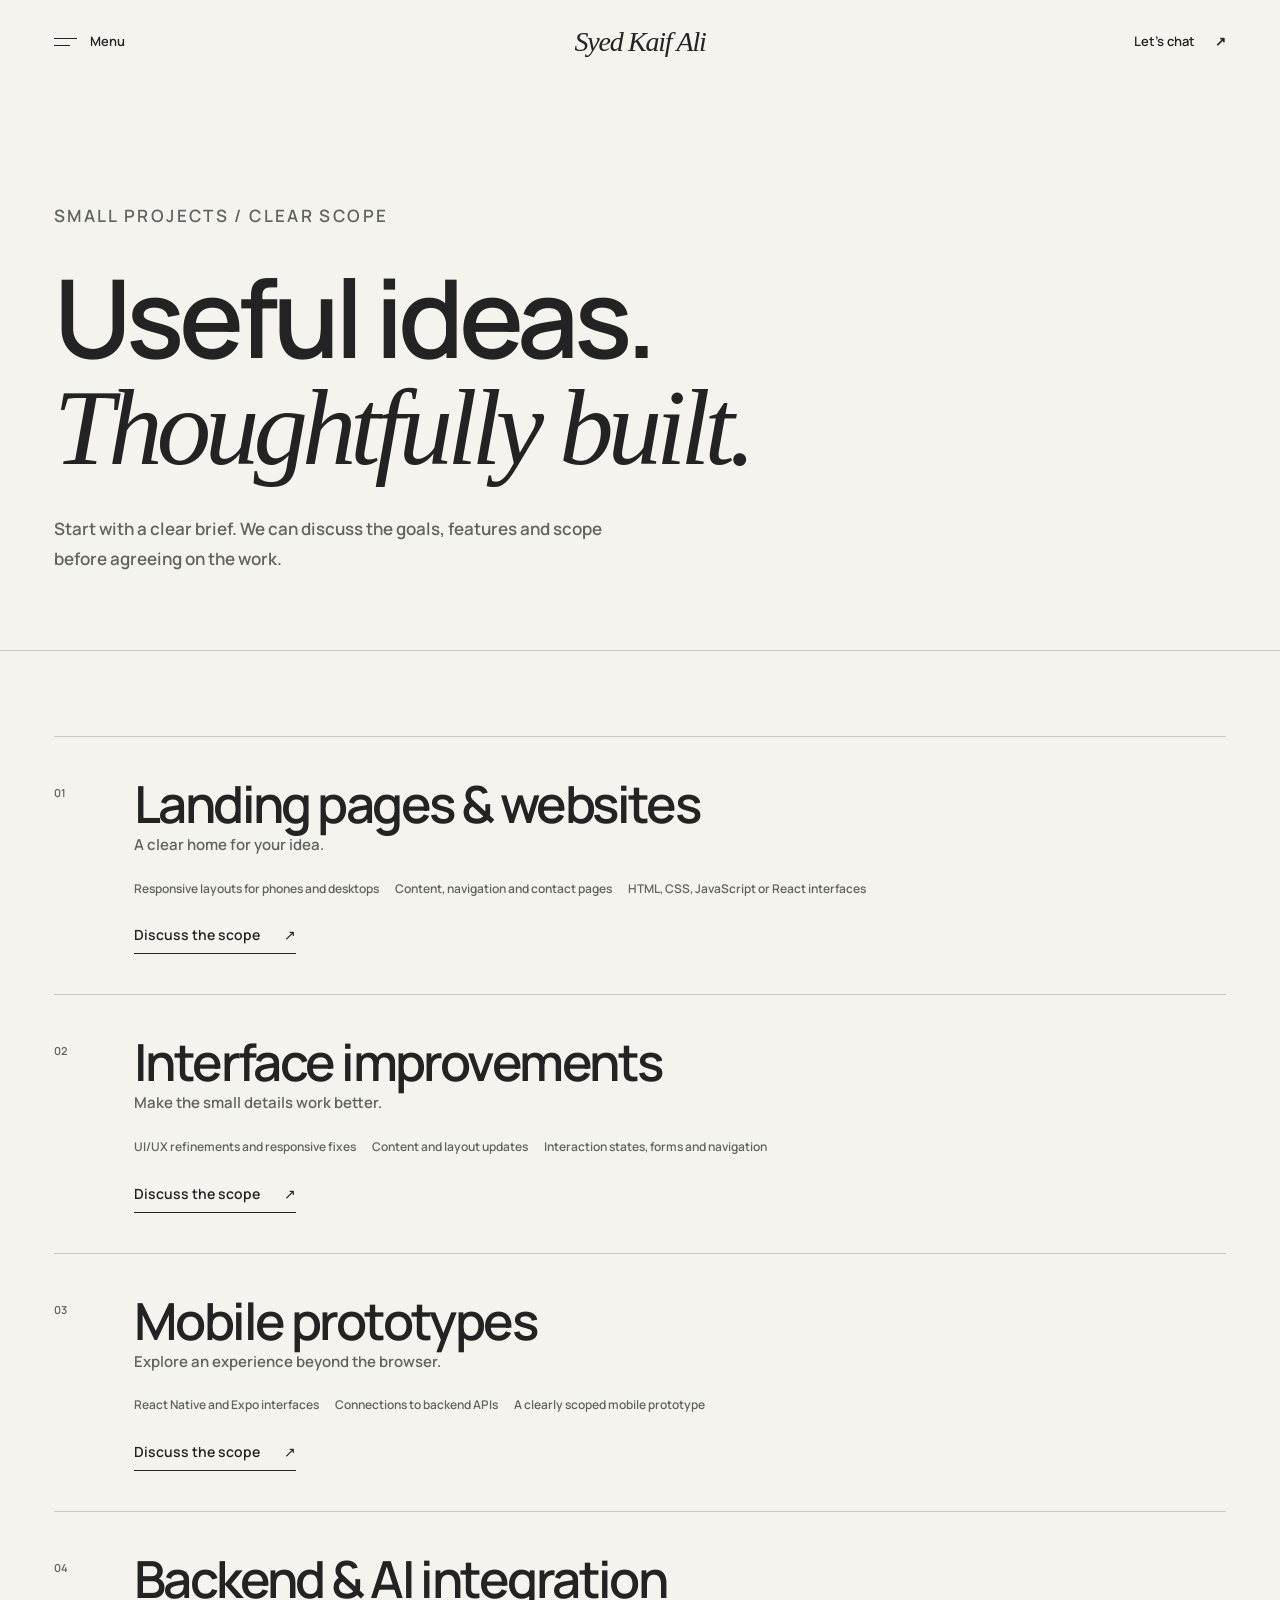
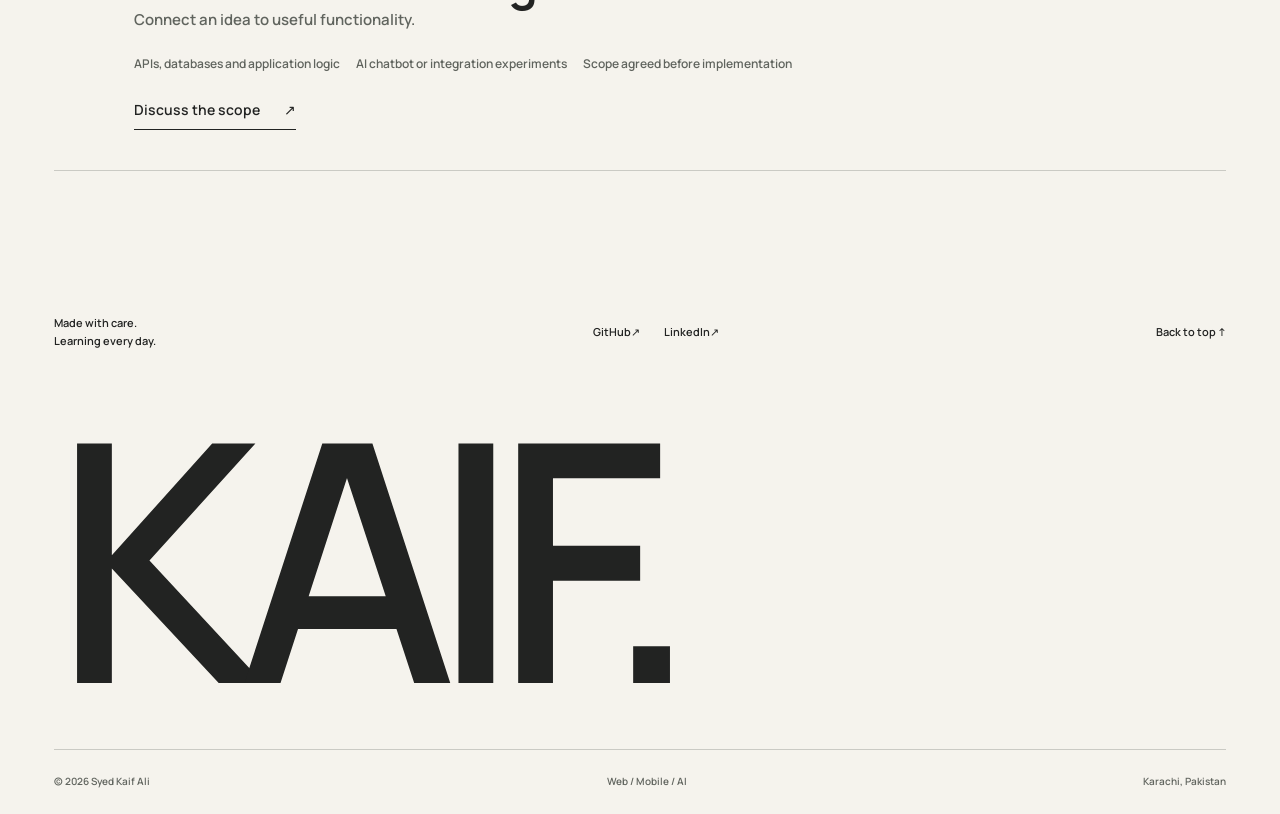
<file: services.html>
<!doctype html><html lang="en"><head><meta charset="utf-8"><meta name="viewport" content="width=device-width,initial-scale=1"><meta name="theme-color" content="#f5f3ed"><meta name="description" content="Discuss responsive websites, interface improvements, mobile prototypes and AI integrations with Syed Kaif Ali."><meta property="og:title" content="Services — Syed Kaif Ali"><meta property="og:description" content="Discuss responsive websites, interface improvements, mobile prototypes and AI integrations with Syed Kaif Ali."><meta property="og:type" content="website"><meta property="og:image" content="https://syedkaifali96.github.io/kaif-web-demo/assets/kaif-portrait-selected-cutout.png"><title>Services — Syed Kaif Ali</title><link rel="icon" type="image/svg+xml" href="assets/favicon.svg"><link rel="preload" href="assets/manrope.woff2" as="font" type="font/woff2" crossorigin><link rel="stylesheet" href="portfolio-v2.css?v=20261015-7"><script defer src="portfolio-v2.js"></script></head><body class="page-secondary"><a class="skip-link" href="#main">Skip to content</a><header class="site-nav" id="site-nav"><div class="nav-inner"><button class="nav-menu" id="menu-toggle" type="button" aria-controls="menu-panel" aria-expanded="false"><span class="menu-icon" aria-hidden="true"><span></span><span></span></span><span class="menu-label">Menu</span></button><a class="nav-brand" href="index.html#top" aria-label="Syed Kaif Ali home">Syed Kaif Ali</a><a class="nav-contact" href="index.html#Contact">Let’s chat <span aria-hidden="true">↗</span></a></div></header><dialog class="menu-panel" id="menu-panel" aria-labelledby="menu-title"><div class="menu-head"><p class="menu-title" id="menu-title">Explore / Kaif</p><button class="menu-close" type="button" aria-label="Close navigation">Close <span aria-hidden="true">×</span></button></div><nav class="menu-links" aria-label="Main navigation"><a href="index.html#top"><span class="menu-link-number">01</span><span class="menu-link-name">Home</span><span aria-hidden="true">↗</span></a><a href="index.html#about"><span class="menu-link-number">02</span><span class="menu-link-name">About</span><span aria-hidden="true">↗</span></a><a href="index.html#skills"><span class="menu-link-number">03</span><span class="menu-link-name">Skills</span><span aria-hidden="true">↗</span></a><a href="index.html#selected-work"><span class="menu-link-number">04</span><span class="menu-link-name">Selected work</span><span aria-hidden="true">↗</span></a><a href="services.html"><span class="menu-link-number">05</span><span class="menu-link-name">Services</span><span aria-hidden="true">↗</span></a><a href="index.html#Contact"><span class="menu-link-number">06</span><span class="menu-link-name">Contact</span><span aria-hidden="true">↗</span></a></nav><div class="menu-bottom"><a href="mailto:syedkaifali96@gmail.com">syedkaifali96@gmail.com</a><div><a href="https://github.com/syedkaifali96" rel="noopener noreferrer">GitHub<span aria-hidden="true">↗</span></a><a href="https://www.linkedin.com/in/syed-kaif-ali-10b667430/" rel="noopener noreferrer">LinkedIn<span aria-hidden="true">↗</span></a></div><p>Karachi, Pakistan / English &amp; Urdu</p></div></dialog><main id="main" class="page-main"><section class="page-hero"><p class="eyebrow">SMALL PROJECTS / CLEAR SCOPE</p><h1>Useful ideas.<br><em>Thoughtfully built.</em></h1><p>Start with a clear brief. We can discuss the goals, features and scope before agreeing on the work.</p></section><section class="content-section"><div class="service-list"><article class="service-item" id="website"><span class="service-index">01</span><div><h2>Landing pages & websites</h2><p>A clear home for your idea.</p><ul><li>Responsive layouts for phones and desktops</li><li>Content, navigation and contact pages</li><li>HTML, CSS, JavaScript or React interfaces</li></ul><a class="text-link" href="contact.html?service=website">Discuss the scope <span aria-hidden="true">↗</span></a></div></article><article class="service-item" id="updates"><span class="service-index">02</span><div><h2>Interface improvements</h2><p>Make the small details work better.</p><ul><li>UI/UX refinements and responsive fixes</li><li>Content and layout updates</li><li>Interaction states, forms and navigation</li></ul><a class="text-link" href="contact.html?service=updates">Discuss the scope <span aria-hidden="true">↗</span></a></div></article><article class="service-item" id="mobile"><span class="service-index">03</span><div><h2>Mobile prototypes</h2><p>Explore an experience beyond the browser.</p><ul><li>React Native and Expo interfaces</li><li>Connections to backend APIs</li><li>A clearly scoped mobile prototype</li></ul><a class="text-link" href="contact.html?service=mobile">Discuss the scope <span aria-hidden="true">↗</span></a></div></article><article class="service-item" id="ai"><span class="service-index">04</span><div><h2>Backend &amp; AI integration</h2><p>Connect an idea to useful functionality.</p><ul><li>APIs, databases and application logic</li><li>AI chatbot or integration experiments</li><li>Scope agreed before implementation</li></ul><a class="text-link" href="contact.html?service=ai">Discuss the scope <span aria-hidden="true">↗</span></a></div></article></div></section></main><footer class="site-footer"><div class="footer-top"><p>Made with care.<br>Learning every day.</p><div><a href="https://github.com/syedkaifali96" rel="noopener noreferrer">GitHub<span aria-hidden="true">↗</span></a><a href="https://www.linkedin.com/in/syed-kaif-ali-10b667430/" rel="noopener noreferrer">LinkedIn<span aria-hidden="true">↗</span></a></div><a class="back-top" href="index.html#top">Back to top <span aria-hidden="true">↑</span></a></div><div class="footer-word" aria-hidden="true">KAIF.</div><div class="footer-bottom"><p>© 2026 Syed Kaif Ali</p><p>Web / Mobile / AI</p><p>Karachi, Pakistan</p></div></footer><noscript><p class="noscript-note">All project information is available below. Enable JavaScript for the menu, search and project notes.</p><style>.nav-menu{display:none}.project-open{cursor:default}</style></noscript></body></html>
</file>
<file: portfolio-v2.css>
@font-face{font-family:Manrope;src:url('assets/manrope.woff2') format('woff2');font-weight:200 800;font-display:swap}
:root{--cream:#f5f3ed;--ink:#222322;--lime:#d8e94e;--lilac:#c9b9e5;--muted:#60645e;--line:rgba(34,35,34,.2);--gutter:clamp(22px,4.2vw,72px);--serif:Georgia,'Times New Roman',serif;--sans:Manrope,Arial,sans-serif}
*,*::before,*::after{box-sizing:border-box}
html{scroll-behavior:smooth;scroll-padding-top:105px}
body{margin:0;background:var(--cream);color:var(--ink);font-family:var(--sans);font-size:16px;line-height:1.65;-webkit-font-smoothing:antialiased}
body.menu-open,body.dialog-open{overflow:hidden}
button,input,select,textarea{font:inherit}
button,a{-webkit-tap-highlight-color:transparent}
button{cursor:pointer}
a{color:inherit;text-decoration:none}
button{color:inherit}
img{max-width:100%;display:block}
button:focus-visible,a:focus-visible,input:focus-visible,select:focus-visible,textarea:focus-visible{outline:3px solid var(--lilac);outline-offset:6px}
::selection{background:var(--lilac);color:var(--ink)}
[hidden]{display:none!important}
h1,h2,h3,p{margin:0}
h1,h2,h3{font-weight:500;line-height:1.05;letter-spacing:-.05em}
em{font-family:var(--serif);font-weight:400;letter-spacing:-.055em}
ul{list-style:none;padding:0;margin:0}
.skip-link{position:fixed;top:12px;left:12px;transform:translateY(-150%);z-index:120;padding:10px 20px;background:var(--lime);border-radius:8px}
.skip-link:focus{transform:none}
.section-pad{padding:112px var(--gutter)}
.eyebrow{text-transform:uppercase;letter-spacing:.14em;font-size:11px;font-weight:650;line-height:1.5}
.section-top{display:flex;justify-content:space-between;align-items:center;padding-bottom:28px;border-top:1px solid var(--line);padding-top:20px}
.text-link{display:inline-flex;align-items:center;gap:24px;width:fit-content;font-size:14px;border-bottom:1px solid currentColor;padding-bottom:7px}
.text-link:hover{gap:34px}
.pill-button{display:inline-flex;justify-content:center;align-items:center;gap:30px;border:1px solid var(--ink);background:var(--ink);color:var(--cream);border-radius:100px;padding:16px 27px;font-size:14px;font-weight:600;min-height:54px;transition:background .2s,color .2s,transform .2s}
.pill-button:hover{background:var(--lime);color:var(--ink);transform:translateY(-2px)}
.site-nav{position:fixed;top:0;inset-inline:0;z-index:50;height:84px;transition:background .3s,box-shadow .3s;color:var(--ink)}
.site-nav.scrolled,.site-nav.is-scrolled{background:rgba(245,243,237,.93);backdrop-filter:blur(14px);box-shadow:0 1px 0 var(--line)}
.nav-inner{height:100%;padding:0 var(--gutter);display:grid;grid-template-columns:1fr auto 1fr;align-items:center}
.nav-menu{display:inline-flex;align-items:center;justify-self:start;gap:13px;padding:12px 0;background:none;border:0;font-size:13px;font-weight:600}
.menu-icon{width:23px;display:grid;gap:6px}
.menu-icon span{height:1px;width:23px;background:currentColor;display:block}
.menu-icon span:last-child{width:16px;transition:width .2s}
.nav-menu:hover .menu-icon span:last-child{width:23px}
.nav-brand{font-family:var(--serif);font-style:italic;font-size:28px;letter-spacing:-.045em;line-height:1;padding:10px}
.nav-contact{justify-self:end;display:flex;gap:20px;align-items:center;font-size:13px;font-weight:600;padding-block:12px}
.nav-contact:hover{border-bottom:1px solid currentColor}
dialog{color:var(--ink);border:0;padding:0;background:var(--cream)}
dialog::backdrop{background:rgba(34,35,34,.55);backdrop-filter:blur(5px)}
.menu-panel{width:100%;height:100svh;max-width:none;max-height:none;margin:0;border-radius:0;padding:32px var(--gutter);overflow:auto;background:var(--lilac)}
.menu-head{display:flex;align-items:center;justify-content:space-between;border-bottom:1px solid var(--line);padding-bottom:24px}
.menu-title{font-size:11px;text-transform:uppercase;letter-spacing:.17em}
.menu-close,.dialog-close{border:1px solid var(--line);background:none;border-radius:50%;width:45px;height:45px;display:grid;place-items:center;font-size:23px;line-height:1}
.menu-close{width:auto;border:0;border-radius:0;display:flex;gap:16px;font-size:13px;padding:8px 12px}
.menu-close span{font-size:29px}
.menu-close:hover,.dialog-close:hover{background:var(--lime)}
.menu-links{padding-block:17px}
.menu-links a{display:flex;gap:22px;align-items:baseline;padding:12px 0}
.menu-link-number{font-size:11px;letter-spacing:.05em;width:20px;color:var(--muted)}
.menu-link-name{font-size:clamp(32px,5.8vw,68px);letter-spacing:-.055em;line-height:1.05;transition:padding-left .2s}
.menu-links a:hover .menu-link-name{padding-left:14px;font-family:var(--serif);font-style:italic}
.menu-bottom{border-top:1px solid var(--line);padding-top:25px;display:flex;gap:25px;flex-wrap:wrap;font-size:12px}
.menu-bottom a:hover{text-decoration:underline;text-underline-offset:5px}
.portrait-stage{height:100svh;min-height:660px;max-height:1300px;position:relative;isolation:isolate;overflow:hidden;background:var(--lilac)}
.hero-wash{position:absolute;inset:0;z-index:-2;background:radial-gradient(ellipse at 49% 42%,rgba(245,243,237,.66),transparent 60%),linear-gradient(135deg,rgba(245,243,237,.65),transparent 65%)}
.portrait-stage::after{content:'';position:absolute;inset:55% 0 0;background:linear-gradient(transparent,rgba(34,35,34,.2));pointer-events:none;z-index:-1}
.hero-portrait{position:absolute;left:50%;bottom:-5%;transform:translateX(-50%);height:108%;width:75%;object-fit:contain;object-position:center bottom;z-index:-1;filter:drop-shadow(0 8px 28px rgba(34,35,34,.08))}
.hero-bottom{position:absolute;bottom:70px;left:var(--gutter);right:var(--gutter);display:flex;justify-content:space-between;align-items:flex-end;gap:30px}
.hero-intro .eyebrow{margin-bottom:16px}
.hero-intro h1{font-family:var(--serif);font-weight:400;font-size:clamp(60px,5.4vw,82px);letter-spacing:-.065em;line-height:.94;max-width:340px}
.hero-disciplines{font-size:12px;line-height:1.9;text-transform:uppercase;letter-spacing:.16em;text-align:right;font-weight:600;padding-bottom:6px;max-width:140px}
.hero-disciplines span{display:block}
.hero-intro>p:not(.eyebrow){font-size:13px;margin-top:18px}
.section-top>span{font-size:10px;letter-spacing:.08em}
.hero-scroll{position:absolute;bottom:30px;left:50%;transform:translateX(-50%);border:1px solid rgba(34,35,34,.45);border-radius:50%;width:44px;height:44px;display:grid;place-items:center;font-size:21px;transition:background .2s}
.hero-scroll:hover{background:var(--lime)}
.portrait-credit{position:absolute;bottom:18px;left:var(--gutter);font-size:9px;letter-spacing:.04em;color:rgba(34,35,34,.75)}
.statement-section{background:var(--ink);color:var(--cream);padding:65px var(--gutter) 88px}
.statement-section .section-top{border-color:rgba(245,243,237,.25)}
.statement-title{font-size:clamp(62px,9.4vw,154px);line-height:.98;letter-spacing:-.07em;font-weight:800;margin:38px 0 62px}
.statement-title>span{display:block}
.statement-title em{color:var(--lilac)}
.statement-bottom{display:flex;justify-content:flex-end;align-items:flex-end;gap:80px}
.statement-copy{max-width:445px;font-size:16px;color:rgba(245,243,237,.72);line-height:1.8}
.statement-bottom .text-link{flex-shrink:0;font-size:12px;white-space:nowrap}
.about-section{padding-bottom:96px}
.about-grid{display:grid;grid-template-columns:1.05fr 1fr;gap:10%;margin-top:40px;margin-bottom:90px}
.about-head h2{font-size:clamp(44px,5.6vw,83px);max-width:650px;line-height:1.02}
.about-copy{padding-top:8px;max-width:560px}
.about-copy p{color:var(--muted);margin-bottom:22px;font-size:17px;line-height:1.85}
.about-links{display:flex;gap:35px;flex-wrap:wrap;margin-top:32px}
.focus-list{border-top:1px solid var(--line)}
.focus-row{display:grid;grid-template-columns:55px 1fr 1.05fr 40px;gap:28px;align-items:center;border-bottom:1px solid var(--line);padding:29px 0}
.focus-index{font-size:11px;color:var(--muted)}
.focus-row h3{font-size:30px;letter-spacing:-.04em}
.focus-row p{font-size:13px;color:var(--muted);max-width:430px;line-height:1.8}
.focus-mark{justify-self:end;width:34px;height:34px;display:grid;place-items:center;border-radius:50%;background:var(--lilac);font-size:21px}
.skills-section{background:var(--lilac)}
.section-heading{display:flex;justify-content:space-between;align-items:flex-start;gap:35px;margin-bottom:65px}
.section-heading .eyebrow{padding-top:12px;min-width:150px}
.section-heading h2{font-size:clamp(50px,6.8vw,104px);max-width:850px;line-height:.99}
.skills-grid{display:grid;grid-template-columns:repeat(3,minmax(0,1fr));column-gap:45px;row-gap:46px}
.skill-group{border-top:1px solid rgba(34,35,34,.35);padding-top:18px}
.skill-head{display:flex;gap:15px;align-items:baseline;margin-bottom:20px}
.skill-head>span{font-size:10px;color:var(--muted)}
.skill-head h3{font-size:21px;letter-spacing:-.035em;line-height:1.25}
.skill-tags{display:flex;flex-wrap:wrap;gap:8px 16px}
.skill-tags li{font-size:12px;line-height:1.6;position:relative}
.skill-tags li:not(:last-child)::after{content:'·';position:absolute;right:-10px;opacity:.6}
.work-section{padding-bottom:100px}
.project-toolbar{display:flex;justify-content:space-between;align-items:center;gap:20px;border-bottom:1px solid var(--line);padding-bottom:24px}
.project-filters{display:flex;gap:8px;flex-wrap:wrap}
.filter{border:1px solid var(--line);border-radius:100px;background:transparent;padding:10px 20px;font-size:12px;line-height:1.4;min-height:39px;transition:background .2s,border-color .2s}
.filter[aria-pressed=true],.filter.active{background:var(--ink);color:var(--cream);border-color:var(--ink)}
.filter:hover{border-color:var(--ink)}
.project-toolbar label{display:flex;gap:10px;align-items:center;font-size:11px;text-transform:uppercase;letter-spacing:.05em}
#repository-search{background:transparent;border:0;border-bottom:1px solid var(--line);border-radius:0;padding:10px 0;width:220px;font-size:12px;color:var(--ink);outline-offset:3px}
#repository-search::placeholder{color:var(--muted)}
.repository-count{font-size:11px;color:var(--muted);padding:17px 0 32px}
.project-grid{display:grid;grid-template-columns:repeat(2,minmax(0,1fr));column-gap:30px;row-gap:65px}
.project-card{min-width:0}
.project-featured{grid-column:1/-1}
.project-visual{position:relative;overflow:hidden;border-radius:18px;background:var(--lilac);aspect-ratio:1.8}
.project-featured .project-visual{aspect-ratio:2.15}
.project-open{border:0;background:none;display:block;padding:0;width:100%;height:100%;color:var(--ink)}
.project-visual img{width:100%;height:100%;object-fit:cover;transition:transform .65s cubic-bezier(.2,.65,.2,1)}
.project-open:hover img{transform:scale(1.035)}
.visual-arrow{position:absolute;right:20px;bottom:20px;width:48px;height:48px;border-radius:50%;display:grid;place-items:center;background:var(--cream);font-size:22px;transition:transform .2s,background .2s}
.project-open:hover .visual-arrow{transform:rotate(45deg);background:var(--lime)}
.project-meta{display:flex;justify-content:space-between;gap:20px;margin-top:21px;align-items:center;font-size:10px;text-transform:uppercase;letter-spacing:.09em;color:var(--muted)}
.visibility-pill{border:1px solid var(--line);border-radius:20px;padding:4px 9px;font-size:9px;white-space:nowrap}
.project-info{margin-top:13px}
.project-info h3{font-size:clamp(30px,3.4vw,52px);letter-spacing:-.06em;line-height:1.08;overflow-wrap:anywhere}
.project-description{font-size:13px;color:var(--muted);line-height:1.8;margin-top:14px;max-width:590px}
.project-featured .project-info{display:grid;grid-template-columns:1fr 1fr;gap:30px}
.project-featured .project-description{margin-top:0}
.project-tech{display:flex;gap:6px 14px;flex-wrap:wrap;margin-top:20px;font-size:10px;color:var(--muted)}
.project-tech li{line-height:1.6}
.project-actions{display:flex;align-items:center;gap:22px;margin-top:18px;flex-wrap:wrap;font-size:11px}
.project-actions a,.project-notes{background:none;border:0;border-bottom:1px solid var(--line);border-radius:0;padding:0 0 4px;font-size:11px}
.project-actions a:hover,.project-notes:hover{border-color:var(--ink)}
.project-footnote{margin-top:70px;border-top:1px solid var(--line);padding-top:20px;font-size:11px;color:var(--muted);max-width:100%;line-height:1.8}
#repository-empty{padding:65px 0;font-size:18px;color:var(--muted)}
.project-dialog{width:min(660px,calc(100% - 32px));max-height:calc(100svh - 32px);border-radius:20px;padding:55px;overflow:auto}
.project-dialog .dialog-close{position:absolute;right:20px;top:20px}
.project-dialog .eyebrow{margin-bottom:24px}
#project-title{font-size:clamp(32px,4vw,56px);margin-bottom:25px;overflow-wrap:anywhere}
#project-description{color:var(--muted);font-size:15px;line-height:1.85}
#project-scope{margin:28px 0 35px;padding-left:18px;list-style:disc;font-size:14px;color:var(--muted)}
#project-scope li{margin-bottom:10px;padding-left:5px}
.contact-section{background:var(--ink);color:var(--cream);position:relative;overflow:hidden;padding-top:110px;padding-bottom:110px}
.contact-grid{display:grid;grid-template-columns:1.25fr 1fr;gap:10%;align-items:end;position:relative;z-index:1}
.contact-head .eyebrow{color:var(--lilac);margin-bottom:33px}
.contact-title{font-size:clamp(64px,8.5vw,130px);line-height:.95;letter-spacing:-.065em;max-width:730px}
.contact-title em{color:var(--lilac)}
.contact-details{padding-bottom:7px;max-width:520px}
.contact-details p{font-size:15px;color:rgba(245,243,237,.65);line-height:1.8;max-width:360px;margin-bottom:25px}
.contact-email{font-size:clamp(17px,2.1vw,30px);letter-spacing:-.035em;border-bottom:1px solid rgba(245,243,237,.35);padding-bottom:7px;display:inline-block;overflow-wrap:anywhere;line-height:1.4}
.contact-socials{display:flex;gap:26px;margin:22px 0 34px;font-size:12px}
.contact-socials a:hover{text-decoration:underline;text-underline-offset:5px}
.contact-section .pill-button{background:var(--lime);border-color:var(--lime);color:var(--ink)}
.contact-section .pill-button:hover{background:var(--lilac);border-color:var(--lilac)}
.contact-arrow{display:block;color:var(--lime);font-size:clamp(70px,11vw,170px);line-height:1;margin-top:28px}
.site-footer{padding:38px var(--gutter) 25px;background:var(--cream);overflow:hidden}
.footer-top{display:flex;justify-content:space-between;align-items:center;gap:25px;font-size:11px}
.footer-top a:hover{text-decoration:underline;text-underline-offset:4px}
.footer-top>div,.footer-top nav{display:flex;gap:24px}
.footer-word{font-size:clamp(120px,26vw,420px);font-weight:600;line-height:1;letter-spacing:-.075em;margin:40px 0 26px;user-select:none}
.footer-bottom{border-top:1px solid var(--line);padding-top:23px;display:flex;justify-content:space-between;gap:25px;font-size:10px;color:var(--muted)}
.back-top{color:var(--ink)}
.page-main{padding-top:84px;min-height:70vh}
.page-hero{padding:85px var(--gutter) 75px;border-bottom:1px solid var(--line)}
.page-hero .eyebrow{margin-bottom:32px}
.page-hero h1{font-size:clamp(64px,8.5vw,130px);line-height:.98;max-width:1050px}
.page-hero>p{font-size:17px;color:var(--muted);line-height:1.8;max-width:600px;margin-top:32px}
.content-section{padding:85px var(--gutter) 105px}
.page-grid{display:grid;grid-template-columns:1fr 1.12fr;gap:9%;align-items:start}
.portrait-inline{width:100%;height:auto;border-radius:20px;background:var(--lilac);max-height:800px;object-fit:contain;object-position:center bottom}
.prose p{font-size:16px;color:var(--muted);line-height:1.9;margin-bottom:25px}
.prose h2{font-size:40px;margin-bottom:30px}
.prose h3{font-size:26px;margin:38px 0 20px}
.prose ul{list-style:disc;padding-left:20px;color:var(--muted);font-size:14px;line-height:1.9}
.prose .pill-button{margin-top:22px}
.service-list{border-top:1px solid var(--line)}
.service-item{display:grid;grid-template-columns:50px 1fr 1.05fr;gap:30px;padding:40px 0;border-bottom:1px solid var(--line)}
.service-item>span{font-size:11px;color:var(--muted);padding-top:7px}
.service-item h2{font-size:clamp(32px,4vw,60px)}
.service-item p{font-size:15px;color:var(--muted);line-height:1.85;margin-bottom:20px}
.service-item ul{font-size:12px;display:flex;gap:8px 16px;flex-wrap:wrap;color:var(--muted)}
.service-item a{margin-top:25px}
.contact-section-form{padding:75px var(--gutter) 100px}
.contact-form-panel{max-width:900px;margin:0 auto}
.contact-form-panel h2{font-size:40px;margin-bottom:30px}
.contact-form-panel>p{color:var(--muted);margin-bottom:30px;font-size:14px}
.form-row{display:grid;grid-template-columns:1fr 1fr;gap:28px}
.field{margin-bottom:28px;min-width:0}
.field label{display:block;font-size:12px;font-weight:600;margin-bottom:10px}
.field input,.field select,.field textarea{display:block;width:100%;padding:15px 16px;border:1px solid rgba(34,35,34,.27);border-radius:8px;color:var(--ink);background:var(--cream);font-size:14px;line-height:1.5;min-height:53px}
.field input:hover,.field select:hover,.field textarea:hover{border-color:var(--ink)}
.field input:focus,.field select:focus,.field textarea:focus{border-color:var(--ink)}
.field textarea{min-height:185px;resize:vertical}
.field input::placeholder,.field textarea::placeholder{color:var(--muted);opacity:.75}
.field small,.field .field-hint,#message-count{font-size:10px;color:var(--muted);margin-top:7px;display:block}
.field .field-error{color:var(--ink);font-weight:650}
.field [aria-invalid=true]{border-width:2px}
.form-bottom{display:flex;justify-content:space-between;gap:25px;align-items:center;border-top:1px solid var(--line);padding-top:28px}
.form-bottom p,.form-bottom small{font-size:11px;color:var(--muted);max-width:420px}
.form-bottom button,#inquiry-form button[type=submit]{border:1px solid var(--ink);border-radius:100px;background:var(--ink);color:var(--cream);padding:15px 25px;font-size:13px;min-height:52px}
.form-bottom button:hover,#inquiry-form button[type=submit]:hover{background:var(--lime);color:var(--ink)}
#inquiry-result{margin-top:45px;padding:35px;border:1px solid var(--line);border-radius:14px;background:rgba(201,185,229,.18)}
#inquiry-result h2,#inquiry-result h3{font-size:28px;margin-bottom:18px}
#inquiry-result p{font-size:13px;color:var(--muted);margin-bottom:18px;line-height:1.8}
#inquiry-summary dl{margin:25px 0;display:grid;grid-template-columns:130px 1fr;gap:12px;font-size:13px}
#inquiry-summary dt{font-weight:650}
#inquiry-summary dd{margin:0;color:var(--muted);overflow-wrap:anywhere;white-space:pre-wrap}
#inquiry-summary p{white-space:pre-wrap;overflow-wrap:anywhere}
#edit-inquiry,#download-inquiry{background:none;border:1px solid var(--ink);border-radius:100px;padding:12px 19px;font-size:12px;margin:5px 8px 5px 0;display:inline-flex}
#send-inquiry{background:var(--ink);border:1px solid var(--ink);color:var(--cream);border-radius:100px;padding:12px 19px;font-size:12px;margin:5px 8px 5px 0;display:inline-flex}
#edit-inquiry:hover,#download-inquiry:hover,#send-inquiry:hover{background:var(--lime);color:var(--ink)}
.direct-contact{margin-top:60px;padding-top:28px;border-top:1px solid var(--line);font-size:13px;display:flex;gap:22px;flex-wrap:wrap;align-items:center}
.direct-contact a{border-bottom:1px solid var(--line);padding-bottom:3px;overflow-wrap:anywhere}
.reveal{opacity:1;transform:none}
.js-reveal .reveal:not(.is-visible){opacity:0;transform:translateY(24px)}
.js-reveal .reveal{transition:opacity .65s,transform .65s}
@media(min-width:1800px){.section-pad,.statement-section,.content-section,.page-hero,.contact-section-form{padding-inline:max(var(--gutter),calc((100vw - 1700px)/2))}}
@media(max-width:1100px){.section-pad{padding-block:85px}.hero-portrait{width:90%;height:105%}.hero-bottom{bottom:75px}.hero-intro h1{font-size:80px;max-width:420px}.statement-bottom{gap:45px}.about-grid{gap:6%}.about-head h2{font-size:60px}.focus-row{grid-template-columns:35px 1fr 1fr 30px;gap:20px}.focus-row h3{font-size:25px}.skills-grid{column-gap:30px}.contact-grid{gap:6%;grid-template-columns:1.2fr 1fr}.contact-title{font-size:88px}.contact-email{font-size:22px}.project-info h3{font-size:38px}.page-grid{gap:6%}}
@media(max-width:760px){html{scroll-padding-top:84px}.site-nav{height:72px}.nav-brand{font-size:24px}.nav-contact{font-size:11px;gap:10px}.nav-menu{font-size:11px;gap:9px}.menu-icon{width:19px}.menu-icon span{width:19px}.menu-icon span:last-child{width:13px}.section-pad{padding-block:70px}.portrait-stage{min-height:650px;max-height:1100px}.hero-portrait{width:130%;height:102%;bottom:-4%}.hero-bottom{bottom:80px;gap:15px}.hero-intro h1{font-size:64px;max-width:315px}.hero-intro .eyebrow{font-size:9px;letter-spacing:.1em;max-width:200px}.hero-disciplines{font-size:10px;letter-spacing:.08em;max-width:85px}.statement-section{padding-block:45px 65px}.statement-title{font-size:clamp(53px,11.5vw,86px);margin-block:32px 40px}.statement-bottom{display:block}.statement-copy{max-width:490px;font-size:14px}.statement-bottom .text-link{margin-top:28px}.about-grid{grid-template-columns:1fr;gap:30px;margin-block:25px 55px}.about-head h2{font-size:54px;max-width:570px}.about-copy p{font-size:15px;margin-bottom:18px}.about-links{gap:25px;margin-top:25px}.focus-row{grid-template-columns:30px 1fr 30px;gap:13px;padding:25px 0}.focus-row h3{font-size:25px}.focus-row p{grid-column:2;grid-row:2;max-width:90%;font-size:12px}.focus-mark{grid-column:3;grid-row:1/3}.section-heading{display:block;margin-bottom:38px}.section-heading .eyebrow{padding:0;margin-bottom:22px}.section-heading h2{font-size:clamp(49px,9vw,68px)}.skills-grid{grid-template-columns:1fr 1fr;gap:35px 27px}.skill-head{gap:11px}.skill-head h3{font-size:19px}.skill-tags li{font-size:11px}.project-toolbar{align-items:flex-start;gap:25px;flex-wrap:wrap}.project-toolbar label{width:100%}.project-toolbar input{flex:1}#repository-search{width:100%}.repository-count{padding-bottom:25px}.project-grid{grid-template-columns:1fr;row-gap:45px}.project-featured{grid-column:auto}.project-visual,.project-featured .project-visual{aspect-ratio:1.55}.project-featured .project-info{display:block}.project-featured .project-description{margin-top:14px}.project-info h3{font-size:38px}.project-meta{margin-top:17px}.project-tech{margin-top:16px}.project-actions{margin-top:15px}.project-footnote{margin-top:45px}.contact-grid{grid-template-columns:1fr;gap:40px}.contact-title{font-size:clamp(70px,13vw,98px);max-width:600px}.contact-head .eyebrow{margin-bottom:25px}.contact-details{max-width:100%}.contact-details p{max-width:410px;font-size:14px}.contact-email{font-size:27px}.contact-arrow{font-size:100px;margin-top:20px}.footer-top{align-items:flex-start;gap:20px}.footer-top>div,.footer-top nav{gap:15px;flex-wrap:wrap}.footer-word{margin:35px 0 25px;font-size:28vw}.footer-bottom{font-size:9px;gap:15px}.menu-panel{padding:25px}.menu-link-name{font-size:48px}.menu-bottom{gap:18px}.project-dialog{padding:55px 28px 32px}.page-main{padding-top:72px}.page-hero{padding-block:65px 50px}.page-hero h1{font-size:clamp(55px,11vw,85px)}.page-hero>p{font-size:15px;margin-top:26px}.content-section{padding-block:55px 75px}.page-grid{grid-template-columns:1fr;gap:40px}.portrait-inline{max-height:650px;max-width:550px}.prose p{font-size:15px}.service-item{grid-template-columns:28px 1fr;gap:16px;padding-block:32px}.service-item>div:last-child{grid-column:2}.service-item h2{font-size:40px}.service-item p{font-size:14px}.contact-section-form{padding-block:50px 75px}.form-row{gap:20px}.field{margin-bottom:24px}.form-bottom{align-items:flex-start;flex-direction:column}.direct-contact{margin-top:45px}}
@media(max-width:480px){:root{--gutter:22px}.nav-brand{font-size:21px;padding:10px 2px}.nav-contact{font-size:10px;gap:7px}.nav-menu{gap:7px}.menu-label{font-size:10px}.portrait-stage{min-height:620px;height:100svh}.hero-portrait{width:155%;height:99%;bottom:0;object-fit:contain}.hero-bottom{bottom:82px}.hero-intro h1{font-size:58px;max-width:230px}.hero-intro .eyebrow{font-size:8px;margin-bottom:12px}.hero-disciplines{font-size:9px;max-width:66px;line-height:2}.hero-scroll{width:39px;height:39px;bottom:28px}.portrait-credit{font-size:8px;bottom:15px}.statement-title{font-size:clamp(48px,12.2vw,63px);letter-spacing:-.065em}.statement-copy{font-size:13px}.section-top{padding-top:16px;padding-bottom:18px}.eyebrow{font-size:9px}.about-head h2{font-size:45px}.focus-row h3{font-size:22px}.focus-row p{max-width:100%}.focus-mark{width:29px;height:29px;font-size:18px}.section-heading h2{font-size:49px}.skills-grid{grid-template-columns:1fr;gap:30px}.skill-head h3{font-size:23px}.skill-tags li{font-size:12px}.filter{padding:9px 16px;font-size:11px}.project-visual,.project-featured .project-visual{aspect-ratio:1.45;border-radius:12px}.visual-arrow{right:13px;bottom:13px;width:39px;height:39px;font-size:19px}.project-info h3{font-size:33px}.project-description{font-size:12px}.project-meta{font-size:9px;gap:10px}.project-tech{font-size:9px}.project-actions{gap:19px;font-size:10px}.project-actions a,.project-notes{font-size:10px}.contact-title{font-size:72px}.contact-email{font-size:23px}.contact-socials{gap:24px}.contact-grid{gap:30px}.footer-top{display:block;font-size:10px}.footer-top>div,.footer-top nav{margin-top:18px}.footer-word{font-size:29vw;margin-top:30px}.footer-bottom{gap:12px;align-items:flex-start}.footer-bottom p{max-width:200px}.back-top{white-space:nowrap}.menu-link-name{font-size:40px}.menu-bottom{font-size:10px;gap:16px}.menu-bottom>a:first-child{flex-basis:100%}.page-hero h1{font-size:58px}.page-hero>p{font-size:14px}.prose h2{font-size:34px}.service-item h2{font-size:34px}.form-row{grid-template-columns:1fr;gap:0}.field input,.field select,.field textarea{font-size:16px}.contact-form-panel h2{font-size:32px}#inquiry-result{padding:25px 20px}#inquiry-summary dl{grid-template-columns:1fr;gap:6px}#inquiry-summary dd{margin-bottom:12px}.direct-contact{font-size:12px;gap:17px}.project-dialog{padding-inline:23px}.pill-button{font-size:12px;padding:14px 24px;min-height:50px}}
@media(prefers-reduced-motion:reduce){html{scroll-behavior:auto}*,*::before,*::after{animation:none!important;transition:none!important}.js-reveal .reveal:not(.is-visible){opacity:1;transform:none}.project-open:hover img{transform:none}}
.sr-only{position:absolute!important;width:1px!important;height:1px!important;padding:0;margin:-1px;overflow:hidden;clip:rect(0,0,0,0);white-space:nowrap;border:0}
.page-home .site-nav:not(.is-scrolled) .nav-brand{color:var(--cream);text-shadow:0 1px 8px rgba(34,35,34,.25)}
.page-home .hero-portrait{left:55%}
.contact-section-form{display:grid;grid-template-columns:.75fr 1.25fr;gap:70px;align-items:start}
.contact-aside h2{font-size:clamp(36px,4vw,58px);line-height:1.08;margin:18px 0 22px}
.contact-aside>p{font-size:14px;line-height:1.8;color:var(--muted)}
.contact-symbol{font-size:65px;line-height:1;color:var(--ink)}
.contact-aside .direct-contact{margin:26px 0 0;display:flex;flex-direction:column;align-items:flex-start;gap:12px;padding-top:22px}
.contact-footnote{margin-top:32px;font-size:12px;line-height:1.8;color:var(--muted)}
.contact-footnote .eyebrow{margin-bottom:12px;color:var(--ink)}
.contact-form-panel{width:100%;min-width:0}
#inquiry-summary{margin:25px 0;display:grid;grid-template-columns:110px 1fr;gap:14px;font-size:13px}
.portrait-inline{margin:0;overflow:hidden}
.portrait-inline img{width:100%;height:auto}
.portrait-inline figcaption{font-size:10px;padding:15px 20px}
.noscript-note{padding:20px;text-align:center;font-size:12px}
.project-search{min-width:220px}
.section-heading>p:not(.eyebrow){font-size:12px;max-width:240px;align-self:flex-end;line-height:1.8}
@media(max-width:1100px){.contact-section-form{gap:40px}.hero-intro h1{font-size:68px;max-width:320px}}
@media(max-width:760px){.contact-section-form{grid-template-columns:1fr;gap:35px}.contact-aside .direct-contact{flex-direction:row;flex-wrap:wrap}.contact-footnote{display:none}.menu-panel{height:100svh;max-height:none}.section-heading>p:not(.eyebrow){margin-top:20px;max-width:390px}.project-search{width:100%}.hero-intro h1{font-size:60px;max-width:300px}.section-top>span{max-width:130px;text-align:right}}
@media(max-width:480px){.hero-intro h1{font-size:53px;max-width:220px}.hero-intro>p:not(.eyebrow){font-size:10px;max-width:170px}.page-home .hero-portrait{left:57%}#inquiry-summary{grid-template-columns:80px 1fr;gap:12px}.contact-title{font-size:clamp(52px,15vw,72px)}.contact-email{font-size:20px}}
.hero-bottom{color:var(--cream);text-shadow:0 2px 14px rgba(34,35,34,.42)}.hero-intro .eyebrow{color:var(--cream)}.hero-intro>p:not(.eyebrow){color:var(--cream)}.service-item{grid-template-columns:50px 1fr}@media(max-width:760px){.service-item{grid-template-columns:28px 1fr}}
.hero-portrait{max-width:none}@media(max-width:480px){.hero-portrait{width:180%;height:104%;bottom:-3%}}
@media(min-width:1101px){.hero-bottom{color:var(--ink);text-shadow:none}.hero-intro .eyebrow,.hero-intro>p:not(.eyebrow){color:var(--ink)}}
/* Text-led opening, a separate portrait and stable project card sizing. */
.page-home .site-nav:not(.is-scrolled) .nav-brand{color:var(--ink);text-shadow:none}
.intro-hero{padding:128px var(--gutter) 28px;min-height:100svh;display:flex;flex-direction:column;background:var(--cream)}
.intro-kicker{display:flex;justify-content:space-between;align-items:center;gap:20px}
.intro-location{font-size:10px;letter-spacing:.13em;color:var(--muted)}
.intro-hero h1{font-size:clamp(72px,8.7vw,156px);line-height:.94;font-weight:700;letter-spacing:-.065em;margin:42px 0}
.intro-hero h1 em{position:relative;isolation:isolate;white-space:nowrap}
.intro-hero h1 em::after{content:'';position:absolute;bottom:4%;left:-2%;right:-3%;height:29%;background:var(--lilac);z-index:-1;transform:rotate(-2deg)}
.hero-period{color:#7d689c}
.intro-bottom{display:grid;grid-template-columns:1fr auto auto;gap:50px;align-items:center;margin-top:auto;padding:0 0 35px}
.intro-bottom>p{font-size:14px;color:var(--muted);line-height:1.8}
.intro-scroll{font-size:13px;display:flex;gap:20px;align-items:center}
.intro-strip{border-top:1px solid var(--line);padding-top:22px;display:flex;gap:30px;justify-content:space-between;font-size:10px;letter-spacing:.13em}
.meet-section{background:var(--lilac);display:grid;grid-template-columns:minmax(280px,430px) 1fr;gap:clamp(40px,9vw,150px);align-items:center}
.meet-portrait{margin:0;width:100%;max-width:430px}
.meet-portrait img{width:100%;height:auto;aspect-ratio:1;object-fit:contain;border-radius:16px}
.meet-portrait figcaption{display:flex;justify-content:space-between;gap:20px;font-size:11px;margin-top:16px}
.meet-copy h2{font-size:clamp(46px,4.8vw,78px);margin:28px 0;line-height:1.08}
.meet-copy>p:not(.eyebrow){font-size:15px;max-width:500px;line-height:1.85}
.meet-copy .text-link{margin-top:26px}
.menu-bottom>div{display:flex;gap:22px}
.project-grid{align-items:start;row-gap:60px}
.project-card{display:flex;flex-direction:column;min-width:0}
.project-featured{grid-column:auto}
.project-open{height:auto;flex:none}
.project-visual,.project-featured .project-visual{aspect-ratio:1.6;width:100%;display:block;position:relative}
.project-visual img{position:absolute;inset:0;width:100%;height:100%;object-fit:contain;transform:none}
.project-open:hover img{transform:none}
.project-featured .project-info{display:block}
.project-featured .project-description{margin-top:14px}
.project-info h3{font-size:clamp(30px,3vw,46px)}
.project-footnote{clear:both;position:static;margin-top:60px}
.portrait-inline{background:none;max-height:none}
.portrait-inline img{border-radius:16px}
@media(max-width:1100px){.intro-bottom{gap:26px}.intro-hero h1{font-size:clamp(72px,10vw,120px)}.meet-section{gap:45px}.meet-copy h2{font-size:52px}}
@media(max-width:760px){.intro-hero{padding-top:108px;min-height:100svh}.intro-kicker{align-items:flex-start}.intro-kicker .eyebrow{max-width:190px}.intro-location{max-width:100px;text-align:right;line-height:1.6}.intro-hero h1{font-size:clamp(59px,10.8vw,90px);margin:55px 0}.intro-bottom{grid-template-columns:1fr auto;gap:26px}.intro-bottom>p{grid-column:1/-1}.intro-bottom .pill-button{justify-self:start}.intro-strip{gap:14px;font-size:8px;letter-spacing:.05em}.meet-section{grid-template-columns:1fr;gap:40px}.meet-portrait{max-width:360px}.meet-copy h2{font-size:52px}.project-info h3{font-size:35px}}
@media(max-width:480px){.intro-hero{padding-top:103px;padding-bottom:22px;min-height:100svh}.intro-hero h1{font-size:clamp(52px,13.6vw,65px);margin:55px 0}.intro-kicker .eyebrow{font-size:9px;max-width:180px}.intro-location{font-size:8px;max-width:90px}.intro-bottom{gap:20px;padding-bottom:28px}.intro-bottom>p{font-size:12px}.intro-scroll{gap:10px;font-size:11px}.intro-strip{gap:9px;font-size:7px}.meet-copy h2{font-size:44px}.meet-copy>p:not(.eyebrow){font-size:14px}.meet-portrait{max-width:100%}.project-visual,.project-featured .project-visual{aspect-ratio:1.6}.visual-arrow{width:34px;height:34px;right:10px;bottom:10px;font-size:18px}.project-meta{gap:12px;font-size:8px}.project-footnote{margin-top:45px}}
.meet-portrait img{height:auto;aspect-ratio:4/5;object-fit:contain;background:radial-gradient(ellipse at 50% 35%,#f5f3ed,#ded6e9);padding:14px 14px 0}
.portrait-inline img{height:auto;aspect-ratio:4/5;object-fit:contain;background:radial-gradient(ellipse at 50% 35%,#f5f3ed,#ded6e9);padding:14px 14px 0}
.project-links{display:flex;align-items:center;flex-wrap:wrap;gap:16px 24px}
.project-links a{padding-block:10px;min-height:44px;display:inline-flex;align-items:center}
.contact-aside .direct-contact{max-width:100%}
.contact-aside .direct-contact>a{max-width:100%;min-height:44px;display:inline-flex;align-items:center}
.service-item>div,.meet-copy,.about-copy,.prose{min-width:0}
@media(max-width:360px){.nav-brand{font-size:18px}.nav-contact{font-size:9px;gap:4px}.intro-hero h1{font-size:12.8vw}.intro-strip{font-size:6px;gap:6px}.page-hero h1{font-size:48px}.meet-copy h2{font-size:39px}.section-heading h2{font-size:43px}.contact-email{font-size:17px}.menu-link-name{font-size:36px}}
/* Compact mobile rhythm and a chest-up portrait with visible side margins. */
.meet-portrait img,.portrait-inline img{aspect-ratio:3/2;object-fit:contain;padding:0;height:auto;background:var(--cream)}
.focus-row{grid-template-columns:40px 1fr 1fr;gap:28px}
@media(max-width:760px){.intro-hero{min-height:0;height:auto;padding-top:108px;padding-bottom:26px}.intro-hero h1{margin:36px 0 28px}.intro-bottom{margin-top:0;padding-bottom:26px;gap:22px}.section-pad{padding-block:60px}.focus-row{grid-template-columns:28px 1fr;gap:12px}.focus-row p{grid-column:2;grid-row:2;max-width:100%}.project-grid{row-gap:42px}.meet-section{gap:30px}.meet-copy h2{margin:20px 0}.contact-section{padding-block:60px}.contact-details .pill-button{margin-top:24px}.skills-grid{row-gap:28px}}
@media(max-width:480px){.intro-hero{min-height:0;height:auto;padding-top:102px;padding-bottom:22px}.intro-hero h1{margin:32px 0 26px}.intro-bottom{margin-top:0;gap:18px;padding-bottom:24px}.intro-strip{padding-top:18px}.section-pad{padding-block:48px}.about-grid{margin-bottom:36px}.section-heading{margin-bottom:30px}.focus-row{padding-block:22px}.project-toolbar{gap:20px}.repository-count{padding-bottom:24px}.project-footnote{margin-top:36px}.contact-grid{gap:26px}.site-footer{padding-top:36px}.meet-portrait figcaption{font-size:10px;gap:12px}}
.intro-hero{min-height:0;height:auto}.intro-bottom{margin-top:0}
.meet-portrait img,.portrait-inline img{aspect-ratio:4/5;object-fit:contain;width:100%;height:auto;padding:0;background:var(--cream)}
/* The portrait is a transparent cutout placed directly on its section. */
.meet-portrait,.portrait-inline{background:none;border:0;border-radius:0;box-shadow:none;overflow:visible;max-width:430px}
.meet-portrait img,.portrait-inline img{background:transparent;border:0;border-radius:0;box-shadow:none;filter:none;padding:0;image-rendering:auto}
@media(max-width:480px){.meet-portrait,.portrait-inline{max-width:100%}}
/* Portrait columns match the rendered photo, avoiding unused column space. */
.page-grid{grid-template-columns:minmax(0,430px) minmax(0,1fr);gap:clamp(28px,4vw,64px)}
.page-grid .prose{max-width:720px}
.meet-section{grid-template-columns:minmax(0,430px) minmax(0,1fr);column-gap:clamp(28px,4vw,64px)}
.portrait-inline figcaption{padding:12px 0 0;font-size:11px}
@media(max-width:900px){.page-grid,.meet-section{grid-template-columns:1fr;gap:28px}.page-grid .portrait-inline{max-width:380px}.meet-portrait{max-width:380px}}
@media(max-width:480px){.page-grid,.meet-section{gap:24px}.page-grid .portrait-inline,.meet-portrait{max-width:100%}}

/* Keep contact details readable at every sidebar and viewport width. */
.contact-aside{min-width:0}
.contact-aside .direct-contact{display:grid;grid-template-columns:minmax(0,1fr);align-items:stretch;gap:20px;width:100%;max-width:100%;margin:26px 0 0;padding-top:24px}
.contact-detail{display:grid;grid-template-columns:minmax(0,1fr);gap:5px;min-width:0;line-height:1.6;font-size:14px}
.contact-detail-label{font-size:10px;font-weight:600;letter-spacing:.12em;text-transform:uppercase;color:var(--muted)}
.contact-aside .contact-detail a{display:block;width:fit-content;max-width:100%;padding:3px 0;border:0;overflow-wrap:anywhere;text-decoration:underline;text-decoration-color:var(--line);text-underline-offset:5px}
.contact-detail>span:last-child{overflow-wrap:anywhere}
.contact-aside .contact-profiles{display:flex;flex-wrap:wrap;gap:12px;min-width:0;padding-top:2px}
.contact-aside .contact-profiles a{display:inline-flex;align-items:center;justify-content:space-between;gap:24px;min-width:108px;max-width:100%;min-height:44px;padding:8px 12px;border:1px solid var(--line);border-radius:8px;font-size:13px;line-height:1.4;transition:background .2s ease,border-color .2s ease}
.contact-aside .contact-profiles a:hover{background:var(--lilac);border-color:currentColor}
.contact-aside .direct-contact a:focus-visible{outline:2px solid currentColor;outline-offset:5px}
@media(max-width:480px){.contact-aside .direct-contact{gap:18px}.contact-detail{font-size:14px}.contact-aside .contact-profiles{gap:10px}}
</file>
